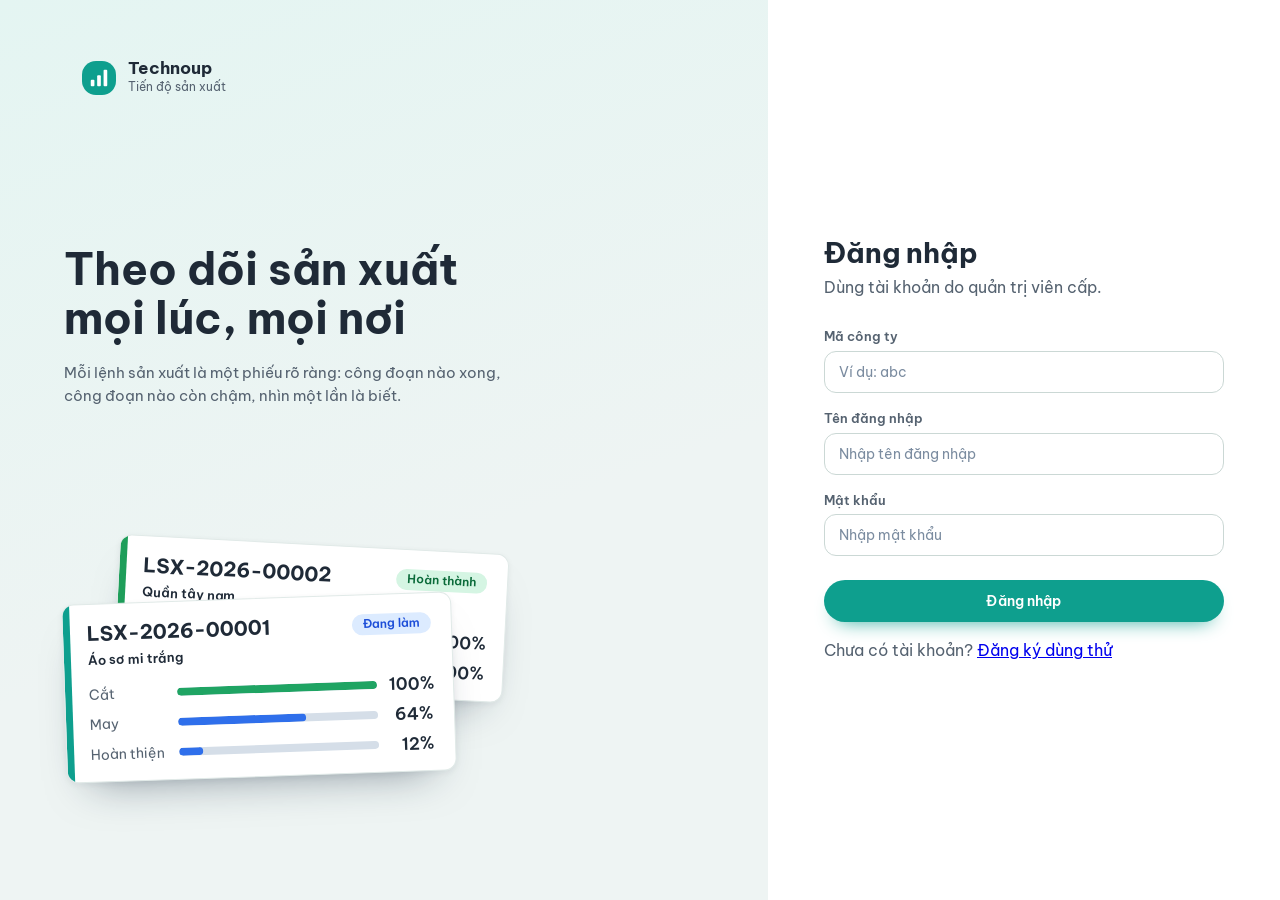
<file: index.html>
<!DOCTYPE html>
<html lang="vi">
<head>
<meta charset="UTF-8">
<meta name="viewport" content="width=device-width, initial-scale=1">
<title>Quản lý tiến độ sản xuất</title>
<link rel="preconnect" href="https://fonts.googleapis.com">
<link rel="preconnect" href="https://fonts.gstatic.com" crossorigin>
<link href="https://fonts.googleapis.com/css2?family=Be+Vietnam+Pro:wght@400;500;600;700&display=swap&subset=vietnamese" rel="stylesheet">
<link rel="stylesheet" href="css/style.css">
</head>
<body data-pt="3">

<!-- Bộ biểu tượng dùng chung -->
<svg width="0" height="0" style="position:absolute" aria-hidden="true">
  <symbol id="i-search" viewBox="0 0 24 24"><circle cx="11" cy="11" r="7"/><path d="m20 20-3.5-3.5"/></symbol>
  <symbol id="i-plus" viewBox="0 0 24 24"><path d="M12 5v14M5 12h14"/></symbol>
  <symbol id="i-lock" viewBox="0 0 24 24"><rect x="5" y="11" width="14" height="9" rx="2"/><path d="M8 11V8a4 4 0 0 1 8 0v3"/></symbol>
  <symbol id="i-trash" viewBox="0 0 24 24"><path d="M4 7h16M10 11v6M14 11v6M6 7l1 12a2 2 0 0 0 2 2h6a2 2 0 0 0 2-2l1-12M9 7V4h6v3"/></symbol>
  <symbol id="i-check" viewBox="0 0 24 24"><path d="m5 12 5 5 9-10"/></symbol>
  <symbol id="i-alert" viewBox="0 0 24 24"><circle cx="12" cy="12" r="9"/><path d="M12 7v6M12 16.5v.5"/></symbol>
  <symbol id="i-user" viewBox="0 0 24 24"><circle cx="12" cy="8" r="4"/><path d="M4 21a8 8 0 0 1 16 0"/></symbol>
  <symbol id="i-cal" viewBox="0 0 24 24"><rect x="3" y="5" width="18" height="16" rx="2"/><path d="M3 10h18M8 3v4M16 3v4"/></symbol>
  <symbol id="i-out" viewBox="0 0 24 24"><path d="M9 21H5a2 2 0 0 1-2-2V5a2 2 0 0 1 2-2h4M16 17l5-5-5-5M21 12H9"/></symbol>
  <symbol id="i-save" viewBox="0 0 24 24"><path d="M5 3h11l4 4v12a2 2 0 0 1-2 2H5a2 2 0 0 1-2-2V5a2 2 0 0 1 2-2zM7 3v6h8V3M7 21v-7h10v7"/></symbol>
</svg>

<!-- ============ ĐĂNG NHẬP ============ -->
<div id="login-screen">
  <div class="login-wrap">
    <section class="login-hero">
      <div class="brand">
        <div class="brand-mark"><svg viewBox="0 0 24 24" fill="#fff"><rect x="3" y="14" width="4" height="7" rx="1"/><rect x="10" y="9" width="4" height="12" rx="1"/><rect x="17" y="3" width="4" height="18" rx="1"/></svg></div>
        <div class="brand-text"><strong>Technoup</strong><span>Tiến độ sản xuất</span></div>
      </div>
      <div>
        <h2>Theo dõi sản xuất mọi lúc, mọi nơi</h2>
        <p class="hero-copy">Mỗi lệnh sản xuất là một phiếu rõ ràng: công đoạn nào xong, công đoạn nào còn chậm, nhìn một lần là biết.</p>
      </div>
      <div class="hero-tickets" aria-hidden="true">
        <div class="hero-ticket back">
          <div class="t-line"><span class="code">LSX-2026-00002</span><span class="chip" data-state="ok">Hoàn thành</span></div>
          <p class="t-name">Quần tây nam</p>
          <div class="stage-row"><span>Cắt</span><span class="mini-ruler" data-state="ok"><i style="width:100%"></i></span><b>100%</b></div>
          <div class="stage-row"><span>May</span><span class="mini-ruler" data-state="ok"><i style="width:100%"></i></span><b>100%</b></div>
        </div>
        <div class="hero-ticket front">
          <div class="t-line"><span class="code">LSX-2026-00001</span><span class="chip" data-state="info">Đang làm</span></div>
          <p class="t-name">Áo sơ mi trắng</p>
          <div class="stage-row"><span>Cắt</span><span class="mini-ruler" data-state="ok"><i style="width:100%"></i></span><b>100%</b></div>
          <div class="stage-row"><span>May</span><span class="mini-ruler"><i style="width:64%"></i></span><b>64%</b></div>
          <div class="stage-row"><span>Hoàn thiện</span><span class="mini-ruler"><i style="width:12%"></i></span><b>12%</b></div>
        </div>
      </div>
    </section>

    <form class="login-card" id="login-form" novalidate>
      <h2>Đăng nhập</h2>
      <p class="login-sub">Dùng tài khoản do quản trị viên cấp.</p>
      <div id="error-box" class="error-msg" role="alert"></div>
      <div class="form-group"><label for="login-company">Mã công ty</label><input id="login-company" type="text" autocomplete="organization" autocapitalize="none" spellcheck="false" placeholder="Ví dụ: abc"></div>
      <div class="form-group"><label for="user">Tên đăng nhập</label><input id="user" type="text" autocomplete="username" autocapitalize="none" spellcheck="false" placeholder="Nhập tên đăng nhập"></div>
      <div class="form-group"><label for="pass">Mật khẩu</label><input id="pass" type="password" autocomplete="current-password" placeholder="Nhập mật khẩu"></div>
      <button id="login-btn" class="btn-primary" type="submit">Đăng nhập</button>
      <p class="login-sub" style="margin:16px 0 0">Chưa có tài khoản? <a href="dang-ky.html">Đăng ký dùng thử</a></p>
    </form>
  </div>
</div>

<!-- ============ ỨNG DỤNG ============ -->
<div id="main-app" class="app-container" data-view="list">

  <aside class="sidebar">
    <div class="brand">
      <div class="brand-mark"><svg viewBox="0 0 24 24" fill="#fff"><rect x="3" y="14" width="4" height="7" rx="1"/><rect x="10" y="9" width="4" height="12" rx="1"/><rect x="17" y="3" width="4" height="18" rx="1"/></svg></div>
      <div class="brand-text"><strong>Technoup</strong><span>Tiến độ sản xuất</span></div>
    </div>

    <nav class="sidebar-nav" aria-label="Chuyển màn hình"><a class="on" href="index.html">Lệnh sản xuất</a><a href="danh-muc.html">Danh mục</a><a href="tong-quan.html">Tổng quan</a></nav>

    <div class="filter-box">
      <div class="filter-row">
        <label class="search"><span class="sr-only">Tìm theo mã LSX</span>
          <svg class="i"><use href="#i-search"/></svg>
          <input id="filter-lsx" type="text" placeholder="Tìm mã LSX" autocomplete="off">
        </label>
        <button class="filter-toggle" id="btn-filter" type="button" aria-expanded="false" aria-controls="filter-more">Bộ lọc<span class="dot"></span></button>
      </div>
      <div class="filter-more" id="filter-more">
      <div class="filter-grid">
        <select id="filter-customer" aria-label="Khách hàng"><option value="">Mọi khách hàng</option></select>
        <select id="filter-stage" aria-label="Công đoạn"><option value="">Mọi công đoạn</option></select>
      </div>
      <div class="date-range-group">
        <div class="date-item"><label for="filter-date-from">Từ ngày</label><input id="filter-date-from" type="date"></div>
        <div class="date-item"><label for="filter-date-to">Đến ngày</label><input id="filter-date-to" type="date"></div>
      </div>
      </div>
    </div>

    <div class="lsx-list-container">
      <div class="list-header-flex">
        <span class="list-label">Lệnh sản xuất</span>
        <span class="count-pill" id="lsx-count">0</span>
        <button class="btn-add-main" id="btn-new" type="button"><svg class="i"><use href="#i-plus"/></svg>Thêm mới</button>
      </div>
      <div id="lsx-list-items" class="lsx-list"></div>
    </div>

    <div class="sidebar-footer">
      <div class="avatar" id="user-avatar">A</div>
      <div class="user-info"><b id="user-name"></b><small id="user-company"></small></div>
      <button class="logout" id="btn-logout" type="button"><svg class="i" style="width:16px;height:16px"><use href="#i-out"/></svg>Thoát</button>
    </div>
  </aside>

  <main class="main-editor">
    <div class="editor-inner">

      <div class="m-back"><button id="btn-back" type="button"><svg class="i" viewBox="0 0 24 24" style="width:20px;height:20px"><path d="m15 5-7 7 7 7"/></svg>Danh sách</button></div>

      <header class="editor-header">
        <div>
          <h1><span class="sr-only">Chi tiết: </span><span id="display-lsx-title">Lệnh mới</span></h1>
          <div id="display-sub-info"></div>
        </div>
        <div class="header-actions">
          <button class="btn-secondary" id="btn-cancel" type="button">Hủy bỏ</button>
          <button class="btn-primary" id="btn-save" type="button"><svg class="i"><use href="#i-save"/></svg><span>Lưu dữ liệu</span></button>
        </div>
      </header>

      <section class="progress-panel" aria-label="Tiến độ tổng">
        <div class="ruler" id="ruler" style="--p:0%">
          <div class="ruler-pin" id="ruler-pin">0%</div>
          <div class="ruler-track"><span class="ruler-fill"></span></div>
          <div class="ruler-scale"></div>
          <div class="ruler-labels"><span>0</span><span>25</span><span>50</span><span>75</span><span>100</span></div>
        </div>
        <dl class="stats">
          <div><dd id="stat-plan">0</dd><dt>Tổng mục tiêu</dt></div>
          <div><dd id="stat-actual">0</dd><dt>Tổng thực tế</dt></div>
          <div><dd id="stat-done">0/0</dd><dt>Công đoạn xong</dt></div>
        </dl>
      </section>

      <section class="master-card" id="master-form">
        <h2 class="section-title">Thông tin lệnh</h2>
        <div class="form-grid" style="margin-top:16px">
          <div class="field span-4"><label for="master-customer">Khách hàng</label><input id="master-customer" type="text" maxlength="150" placeholder="Tên khách hàng"></div>
          <div class="field span-4"><label for="master-product">Sản phẩm</label><input id="master-product" type="text" maxlength="200" placeholder="Tên sản phẩm"></div>
          <div class="field span-4"><label for="master-status">Trạng thái LSX</label><select id="master-status"></select></div>
          <div class="field span-3"><label for="master-qty">Số lượng đơn hàng</label><input id="master-qty" type="number" min="0" step="0.01" inputmode="decimal" placeholder="0"></div>
          <div class="field span-3"><label for="master-start">Ngày bắt đầu</label><input id="master-start" type="date"></div>
          <div class="field span-3"><label for="master-due">Hạn giao</label><input id="master-due" type="date"></div>
          <div class="field span-3"><label for="master-lsx-code">Mã LSX</label>
            <div class="input-wrap"><input id="master-lsx-code" type="text" readonly><svg class="i"><use href="#i-lock"/></svg></div></div>
          <div class="field span-9"><label for="master-note">Ghi chú</label><input id="master-note" type="text" maxlength="500" placeholder="Ghi chú thêm (nếu có)"></div>
          <div class="field span-3"><label for="master-date">Ngày LSX</label>
            <div class="input-wrap"><input id="master-date" type="date" readonly><svg class="i"><use href="#i-lock"/></svg></div></div>
        </div>
      </section>

      <section class="detail-card">
        <div class="card-header-flex">
          <h2 class="section-title">Thống kê theo công đoạn</h2>
          <button class="btn-add" id="btn-add-row" type="button"><svg class="i"><use href="#i-plus"/></svg>Thêm dòng</button>
        </div>
        <div class="table-container">
          <table class="detail-table">
            <thead><tr>
              <th>Ngày</th><th>Công đoạn</th><th>Mã</th>
              <th class="num">Mục tiêu</th><th class="num">Thực tế</th>
              <th>Tỷ lệ</th><th>Trạng thái</th><th><span class="sr-only">Xóa</span></th>
            </tr></thead>
            <tbody id="detail-body"></tbody>
          </table>
        </div>
        <div id="table-empty" class="table-empty" hidden>Chưa có công đoạn nào. Chọn “Thêm dòng” để bắt đầu.</div>
      </section>

    </div>
  </main>
</div>


<div class="modal-back" id="modal-back"><form class="modal" id="quick-form" role="dialog" aria-modal="true" aria-labelledby="qm-title" novalidate>
  <h3 id="qm-title"></h3><p class="modal-sub" id="qm-sub"></p>
  <div class="modal-err" id="qm-err" role="alert"></div>
  <div class="field"><label for="qm-name" id="qm-name-label">Tên</label><input id="qm-name" type="text" maxlength="200" autocomplete="off"></div>
  <div class="modal-row">
    <div class="field"><label for="qm-code">Mã (không bắt buộc)</label><input id="qm-code" type="text" maxlength="20" autocomplete="off"></div>
    <div class="field"><label for="qm-extra" id="qm-extra-label"></label><input id="qm-extra" type="text" maxlength="50" autocomplete="off"></div>
  </div>
  <div class="field"><label for="qm-note">Ghi chú (không bắt buộc)</label><input id="qm-note" type="text" maxlength="255" autocomplete="off"></div>
  <div class="modal-actions"><button type="button" class="btn-secondary" id="qm-cancel">Hủy</button><button type="submit" class="btn-primary" id="qm-save">Lưu và chọn</button></div>
</form></div>

<div class="toast" id="toast" role="status"><svg class="i"><use href="#i-check"/></svg><span id="toast-text"></span></div>

<script src="js/config.js"></script>
<script src="js/ui.js"></script>
<script src="js/api.js"></script>
<script src="js/auth.js"></script>
<script src="js/catalog.js"></script>
<script src="js/quick.js"></script>
<script src="js/lsx-list.js"></script>
<script src="js/lsx-form.js"></script>
<script src="js/app.js"></script>
</body>
</html>
</file>
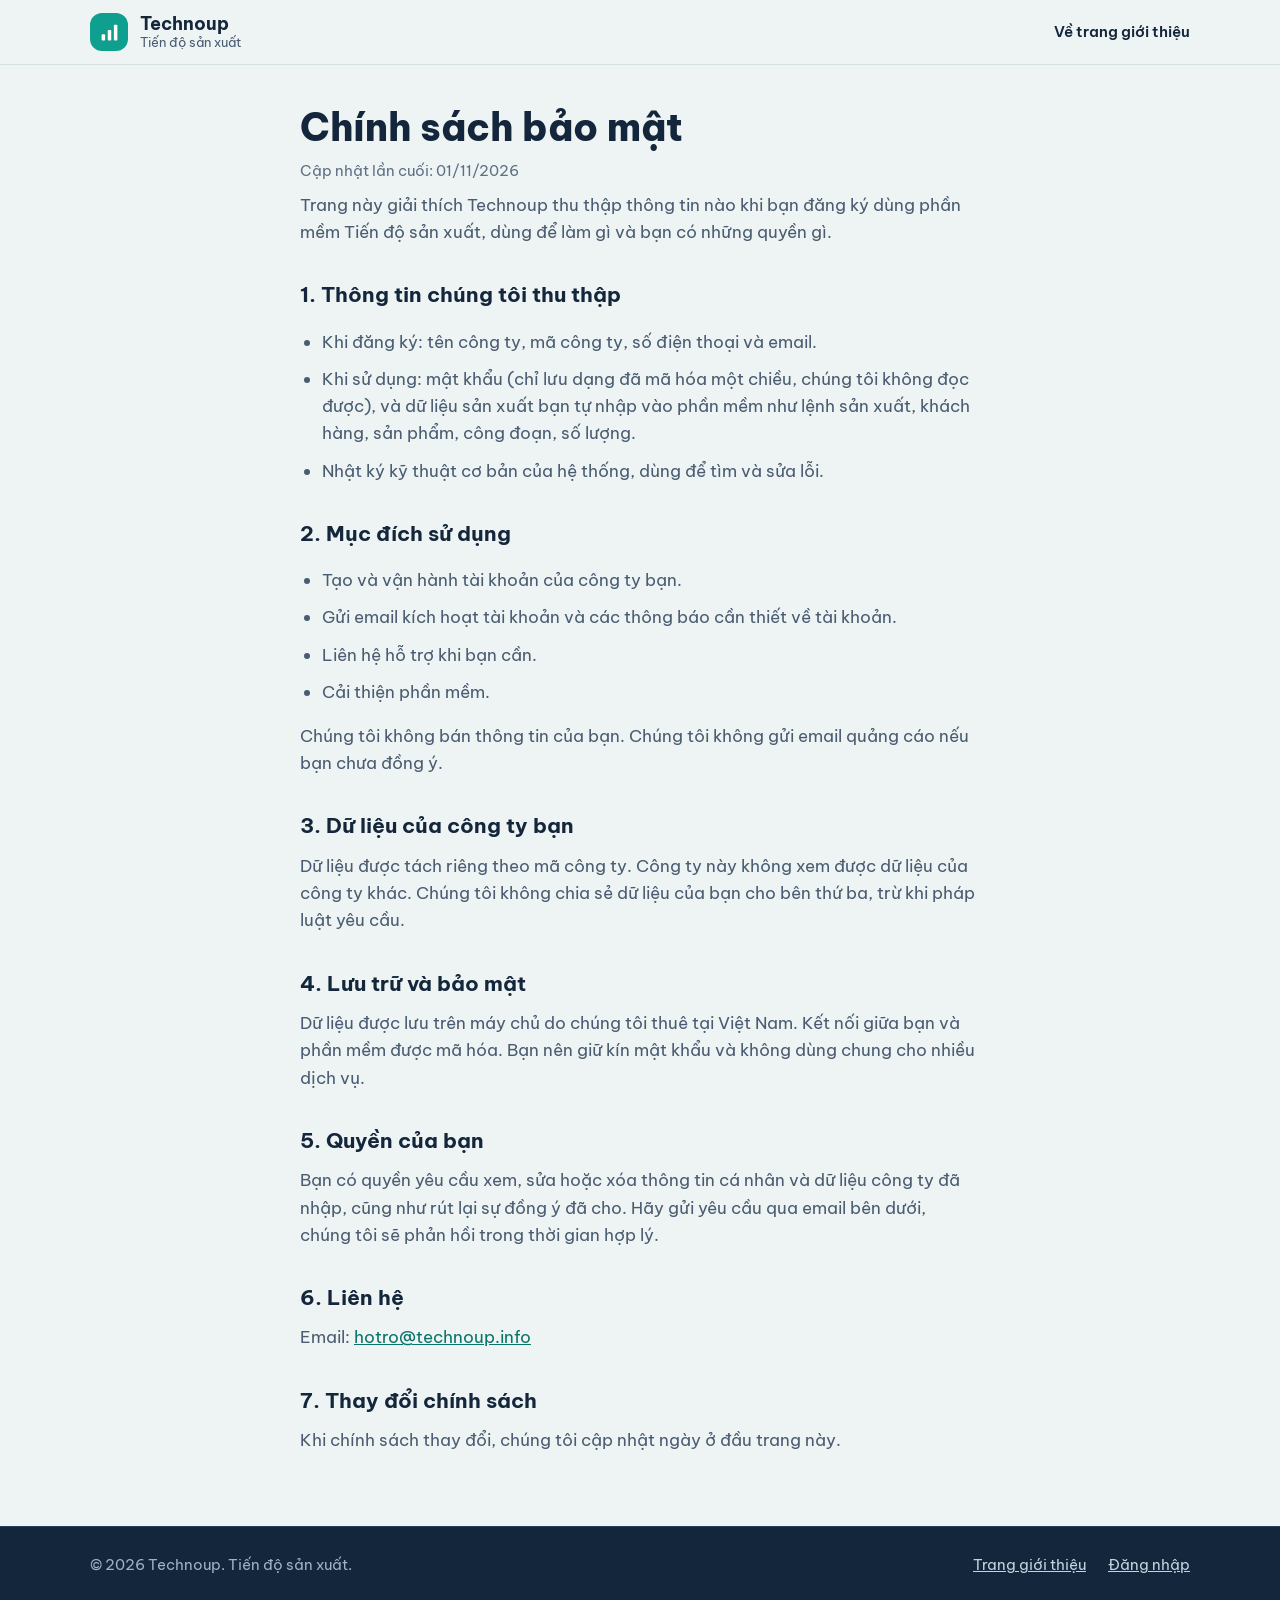
<file: chinh-sach.html>
<!DOCTYPE html>
<html lang="vi">
<head>
<meta charset="UTF-8">
<meta name="viewport" content="width=device-width, initial-scale=1">
<meta name="robots" content="noindex">
<title>Chính sách bảo mật – Technoup</title>
<link rel="preconnect" href="https://fonts.googleapis.com">
<link rel="preconnect" href="https://fonts.gstatic.com" crossorigin>
<link href="https://fonts.googleapis.com/css2?family=Be+Vietnam+Pro:wght@400;500;600;700;800&display=swap&subset=vietnamese" rel="stylesheet">
<link rel="stylesheet" href="css/landing.css">
<style>.doc{max-width:760px;padding-block:40px 72px}.doc h1{font-size:clamp(28px,4vw,38px);line-height:1.2;font-weight:800}.doc h2{margin-top:32px;font-size:21px;font-weight:700}.doc p,.doc li{margin-top:10px;color:var(--ink-2)}.doc ul{padding-left:22px}.doc .upd{margin-top:8px;font-size:14.5px;color:var(--ink-3)}</style>
</head>
<body>
<header class="top"><div class="wrap top-in">
  <a class="logo" href="gioi-thieu.html"><span class="logo-mark"><svg viewBox="0 0 24 24" fill="#fff" aria-hidden="true"><rect x="3" y="14" width="4" height="7" rx="1"/><rect x="10" y="9" width="4" height="12" rx="1"/><rect x="17" y="3" width="4" height="18" rx="1"/></svg></span><span class="logo-text"><strong>Technoup</strong><small>Tiến độ sản xuất</small></span></a>
  <nav class="top-nav"><a class="link-login" href="gioi-thieu.html">Về trang giới thiệu</a></nav>
</div></header>
<main class="wrap doc">
  <h1>Chính sách bảo mật</h1>
  <p class="upd">Cập nhật lần cuối: 01/11/2026</p>
  <p>Trang này giải thích Technoup thu thập thông tin nào khi bạn đăng ký dùng phần mềm Tiến độ sản xuất, dùng để làm gì và bạn có những quyền gì.</p>

  <h2>1. Thông tin chúng tôi thu thập</h2>
  <ul>
    <li>Khi đăng ký: tên công ty, mã công ty, số điện thoại và email.</li>
    <li>Khi sử dụng: mật khẩu (chỉ lưu dạng đã mã hóa một chiều, chúng tôi không đọc được), và dữ liệu sản xuất bạn tự nhập vào phần mềm như lệnh sản xuất, khách hàng, sản phẩm, công đoạn, số lượng.</li>
    <li>Nhật ký kỹ thuật cơ bản của hệ thống, dùng để tìm và sửa lỗi.</li>
  </ul>

  <h2>2. Mục đích sử dụng</h2>
  <ul>
    <li>Tạo và vận hành tài khoản của công ty bạn.</li>
    <li>Gửi email kích hoạt tài khoản và các thông báo cần thiết về tài khoản.</li>
    <li>Liên hệ hỗ trợ khi bạn cần.</li>
    <li>Cải thiện phần mềm.</li>
  </ul>
  <p>Chúng tôi không bán thông tin của bạn. Chúng tôi không gửi email quảng cáo nếu bạn chưa đồng ý.</p>

  <h2>3. Dữ liệu của công ty bạn</h2>
  <p>Dữ liệu được tách riêng theo mã công ty. Công ty này không xem được dữ liệu của công ty khác. Chúng tôi không chia sẻ dữ liệu của bạn cho bên thứ ba, trừ khi pháp luật yêu cầu.</p>

  <h2>4. Lưu trữ và bảo mật</h2>
  <p>Dữ liệu được lưu trên máy chủ do chúng tôi thuê tại Việt Nam. Kết nối giữa bạn và phần mềm được mã hóa. Bạn nên giữ kín mật khẩu và không dùng chung cho nhiều dịch vụ.</p>

  <h2>5. Quyền của bạn</h2>
  <p>Bạn có quyền yêu cầu xem, sửa hoặc xóa thông tin cá nhân và dữ liệu công ty đã nhập, cũng như rút lại sự đồng ý đã cho. Hãy gửi yêu cầu qua email bên dưới, chúng tôi sẽ phản hồi trong thời gian hợp lý.</p>

  <h2>6. Liên hệ</h2>
  <p>Email: <a href="mailto:hotro@technoup.info">hotro@technoup.info</a></p>

  <h2>7. Thay đổi chính sách</h2>
  <p>Khi chính sách thay đổi, chúng tôi cập nhật ngày ở đầu trang này.</p>
</main>
<footer class="foot"><div class="wrap foot-in"><span>© 2026 Technoup. Tiến độ sản xuất.</span><span class="foot-links"><a href="gioi-thieu.html">Trang giới thiệu</a><a href="index.html">Đăng nhập</a></span></div></footer>
</body>
</html>
</file>
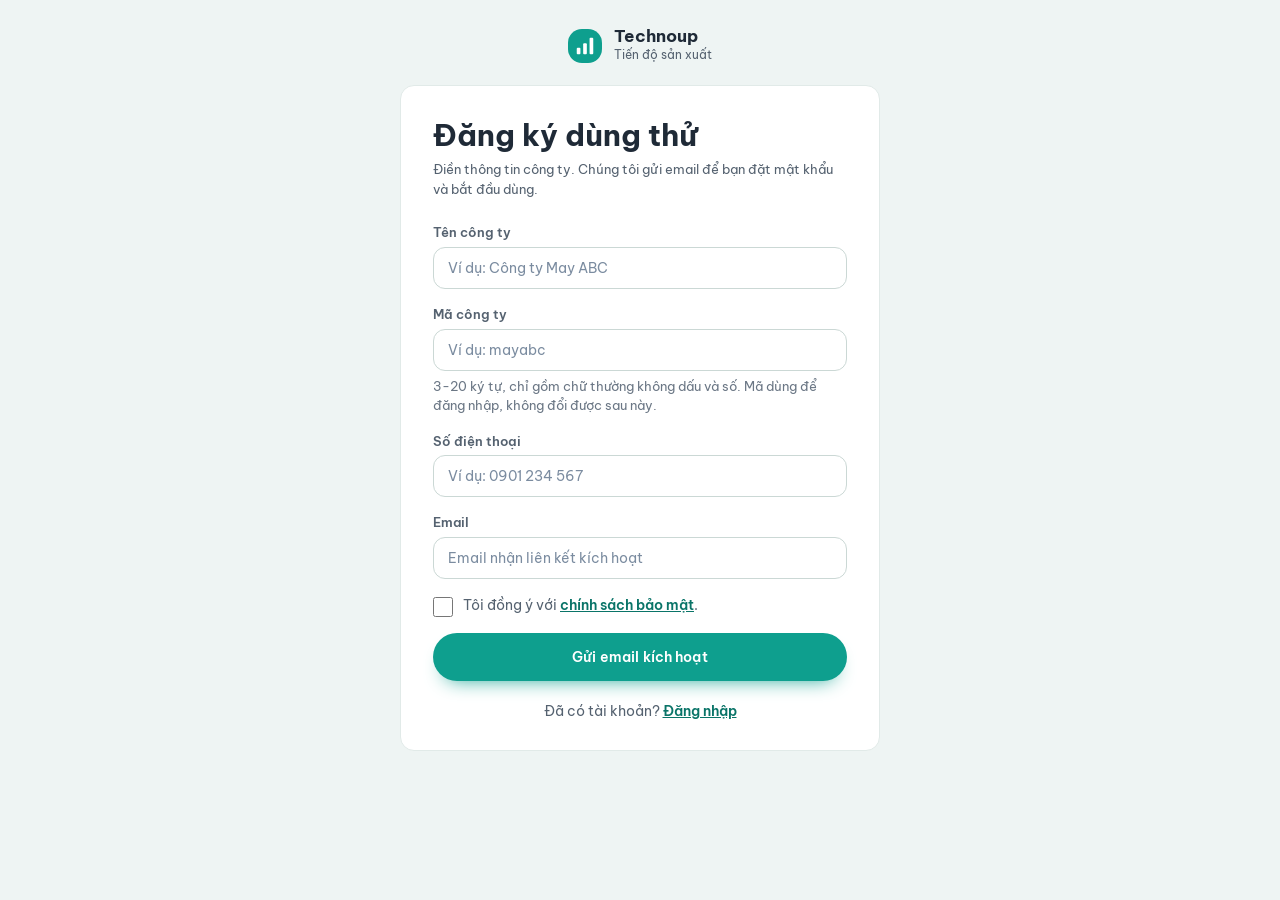
<file: dang-ky.html>
<!DOCTYPE html>
<html lang="vi">
<head>
<meta charset="UTF-8">
<meta name="viewport" content="width=device-width, initial-scale=1">
<meta name="robots" content="noindex">
<title>Đăng ký dùng thử</title>
<link rel="preconnect" href="https://fonts.googleapis.com">
<link rel="preconnect" href="https://fonts.gstatic.com" crossorigin>
<link href="https://fonts.googleapis.com/css2?family=Be+Vietnam+Pro:wght@400;500;600;700&display=swap&subset=vietnamese" rel="stylesheet">
<link rel="stylesheet" href="css/style.css">
<link rel="stylesheet" href="css/signup.css">
</head>
<body>
<div class="su-page">
  <div class="brand"><div class="brand-mark"><svg viewBox="0 0 24 24" fill="#fff"><rect x="3" y="14" width="4" height="7" rx="1"/><rect x="10" y="9" width="4" height="12" rx="1"/><rect x="17" y="3" width="4" height="18" rx="1"/></svg></div><div class="brand-text"><strong>Technoup</strong><span>Tiến độ sản xuất</span></div></div>
  <form class="su-card" id="su-form" novalidate>
    <h1>Đăng ký dùng thử</h1>
    <p class="su-sub">Điền thông tin công ty. Chúng tôi gửi email để bạn đặt mật khẩu và bắt đầu dùng.</p>
    <div id="error-box" class="error-msg" role="alert"></div>
    <div class="form-group"><label for="su-name">Tên công ty</label><input id="su-name" type="text" maxlength="150" autocomplete="organization" placeholder="Ví dụ: Công ty May ABC"></div>
    <div class="form-group"><label for="su-code">Mã công ty</label><input id="su-code" type="text" maxlength="20" autocapitalize="none" spellcheck="false" placeholder="Ví dụ: mayabc">
      <p class="hint">3-20 ký tự, chỉ gồm chữ thường không dấu và số. Mã dùng để đăng nhập, không đổi được sau này.</p></div>
    <div class="form-group"><label for="su-phone">Số điện thoại</label><input id="su-phone" type="tel" maxlength="20" autocomplete="tel" placeholder="Ví dụ: 0901 234 567"></div>
    <div class="form-group"><label for="su-email">Email</label><input id="su-email" type="email" maxlength="190" autocomplete="email" autocapitalize="none" placeholder="Email nhận liên kết kích hoạt"></div>
    <div class="su-hp" aria-hidden="true"><label>Website<input id="su-website" type="text" tabindex="-1" autocomplete="off"></label></div>
    <label class="su-agree"><input id="su-agree" type="checkbox"><span>Tôi đồng ý với <a class="su-link" href="chinh-sach.html" target="_blank" rel="noopener">chính sách bảo mật</a>.</span></label>
    <button id="su-btn" class="btn-primary" type="submit">Gửi email kích hoạt</button>
    <p class="su-foot">Đã có tài khoản? <a href="index.html">Đăng nhập</a></p>
  </form>
  <div class="su-card" id="su-sent" hidden>
    <h1>Kiểm tra email của bạn</h1>
    <p class="su-sub">Chúng tôi vừa gửi liên kết kích hoạt đến <b id="su-sent-to"></b>. Liên kết dùng được trong 24 giờ.</p>
    <p class="su-done">Không thấy email? Hãy kiểm tra cả thư mục thư rác (spam).</p>
    <p class="su-foot"><a href="dang-ky.html">Nhập lại thông tin</a></p>
  </div>
</div>
<script src="js/config.js"></script>
<script src="js/ui.js"></script>
<script src="js/api.js"></script>
<script src="js/signup-page.js"></script>
</body>
</html>
</file>
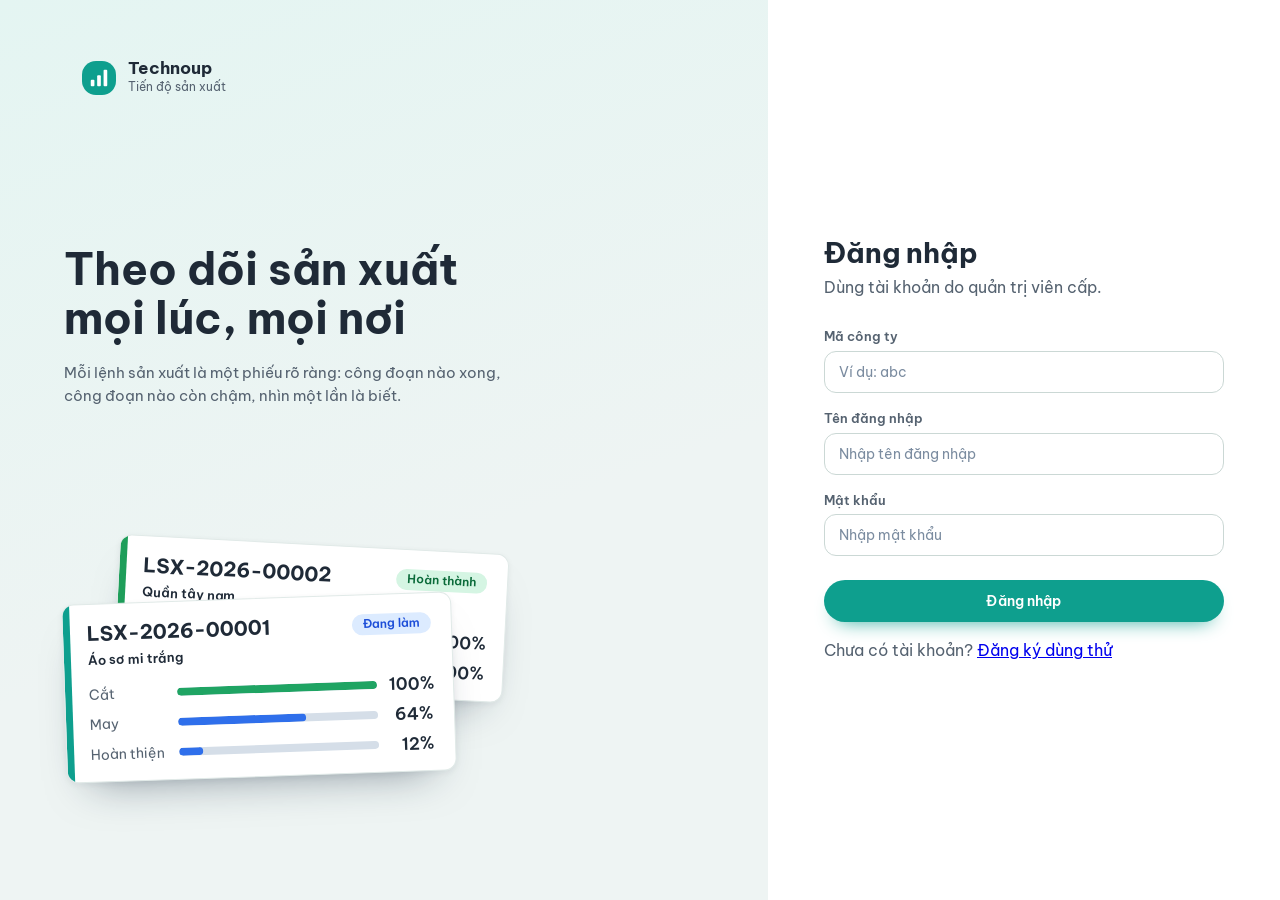
<file: danh-muc.html>
<!DOCTYPE html>
<html lang="vi" class="scroll">
<head>
<meta charset="UTF-8">
<meta name="viewport" content="width=device-width, initial-scale=1">
<title>Danh mục</title>
<link rel="preconnect" href="https://fonts.googleapis.com">
<link rel="preconnect" href="https://fonts.gstatic.com" crossorigin>
<link href="https://fonts.googleapis.com/css2?family=Be+Vietnam+Pro:wght@400;500;600;700&display=swap&subset=vietnamese" rel="stylesheet">
<link rel="stylesheet" href="css/style.css">
</head>
<body data-pt="3">
<svg width="0" height="0" style="position:absolute" aria-hidden="true">
  <symbol id="i-search" viewBox="0 0 24 24"><circle cx="11" cy="11" r="7"/><path d="m20 20-3.5-3.5"/></symbol>
  <symbol id="i-plus" viewBox="0 0 24 24"><path d="M12 5v14M5 12h14"/></symbol>
  <symbol id="i-lock" viewBox="0 0 24 24"><rect x="5" y="11" width="14" height="9" rx="2"/><path d="M8 11V8a4 4 0 0 1 8 0v3"/></symbol>
  <symbol id="i-trash" viewBox="0 0 24 24"><path d="M4 7h16M10 11v6M14 11v6M6 7l1 12a2 2 0 0 0 2 2h6a2 2 0 0 0 2-2l1-12M9 7V4h6v3"/></symbol>
  <symbol id="i-check" viewBox="0 0 24 24"><path d="m5 12 5 5 9-10"/></symbol>
  <symbol id="i-alert" viewBox="0 0 24 24"><circle cx="12" cy="12" r="9"/><path d="M12 7v6M12 16.5v.5"/></symbol>
  <symbol id="i-user" viewBox="0 0 24 24"><circle cx="12" cy="8" r="4"/><path d="M4 21a8 8 0 0 1 16 0"/></symbol>
  <symbol id="i-cal" viewBox="0 0 24 24"><rect x="3" y="5" width="18" height="16" rx="2"/><path d="M3 10h18M8 3v4M16 3v4"/></symbol>
  <symbol id="i-out" viewBox="0 0 24 24"><path d="M9 21H5a2 2 0 0 1-2-2V5a2 2 0 0 1 2-2h4M16 17l5-5-5-5M21 12H9"/></symbol>
  <symbol id="i-save" viewBox="0 0 24 24"><path d="M5 3h11l4 4v12a2 2 0 0 1-2 2H5a2 2 0 0 1-2-2V5a2 2 0 0 1 2-2zM7 3v6h8V3M7 21v-7h10v7"/></symbol>
  <symbol id="i-edit" viewBox="0 0 24 24"><path d="M4 20h4L19 9l-4-4L4 16v4zM13.5 6.5l4 4"/></symbol>
  <symbol id="i-pause" viewBox="0 0 24 24"><rect x="6" y="5" width="4" height="14" rx="1"/><rect x="14" y="5" width="4" height="14" rx="1"/></symbol>
  <symbol id="i-play" viewBox="0 0 24 24"><path d="M7 5l12 7-12 7z"/></symbol>
</svg>
<header class="topbar">
  <div class="brand"><div class="brand-mark"><svg viewBox="0 0 24 24" fill="#fff"><rect x="3" y="14" width="4" height="7" rx="1"/><rect x="10" y="9" width="4" height="12" rx="1"/><rect x="17" y="3" width="4" height="18" rx="1"/></svg></div><div class="brand-text"><strong>Technoup</strong><span>Tiến độ sản xuất</span></div></div>
  <nav class="nav"><a class="nav-a" href="index.html">Lệnh sản xuất</a><a class="nav-a on" href="danh-muc.html">Danh mục</a><a class="nav-a" href="tong-quan.html">Tổng quan</a></nav>
  <div class="top-user"><div class="avatar" id="user-avatar">A</div><div class="user-info"><b id="user-name"></b><small id="user-company"></small></div><button class="logout" id="btn-logout" type="button"><svg class="i" style="width:16px;height:16px"><use href="#i-out"/></svg>Thoát</button></div>
</header>
<div class="page">
<h1>Danh mục</h1><p class="lead">Danh sách để chọn nhanh khi lập lệnh sản xuất. Sửa tên ở đây <b>không đổi</b> các lệnh đã lập.</p>
<div class="tabs" id="tabs"></div>
<div class="tools">
  <label class="search"><span class="sr-only">Tìm</span><svg class="i"><use href="#i-search"/></svg><input id="q" type="text" placeholder="Tìm theo tên hoặc mã" autocomplete="off"></label>
  <label class="chk"><input id="show-off" type="checkbox"> Hiện cả mục đã ngừng dùng</label>
  <button class="btn-add-main sp" id="btn-add" type="button"><svg class="i"><use href="#i-plus"/></svg><span id="btn-add-t">Thêm mới</span></button>
</div>
<div class="cat-card"><table class="cat-table"><thead><tr id="thead"></tr></thead><tbody id="tbody"></tbody></table><div class="empty-cat" id="empty" hidden></div></div>
</div>
<div class="modal-back" id="modal-back"><form class="modal" id="quick-form" role="dialog" aria-modal="true" aria-labelledby="qm-title" novalidate>
  <h3 id="qm-title"></h3><p class="modal-sub" id="qm-sub"></p>
  <div class="modal-err" id="qm-err" role="alert"></div>
  <div class="field"><label for="qm-name" id="qm-name-label">Tên</label><input id="qm-name" type="text" maxlength="200" autocomplete="off"></div>
  <div class="modal-row">
    <div class="field"><label for="qm-code">Mã (không bắt buộc)</label><input id="qm-code" type="text" maxlength="20" autocomplete="off"></div>
    <div class="field"><label for="qm-extra" id="qm-extra-label"></label><input id="qm-extra" type="text" maxlength="50" autocomplete="off"></div>
  </div>
  <div class="field"><label for="qm-note">Ghi chú (không bắt buộc)</label><input id="qm-note" type="text" maxlength="255" autocomplete="off"></div>
  <div class="modal-actions"><button type="button" class="btn-secondary" id="qm-cancel">Hủy</button><button type="submit" class="btn-primary" id="qm-save">Lưu</button></div>
</form></div>
<div class="toast" id="toast" role="status"><svg class="i"><use href="#i-check"/></svg><span id="toast-text"></span></div>
<script src="js/config.js"></script>
<script src="js/ui.js"></script>
<script src="js/api.js"></script>
<script src="js/auth.js"></script>
<script src="js/catalog.js"></script>
<script src="js/quick.js"></script>
<script src="js/catalog-page.js"></script>
</body>
</html>
</file>
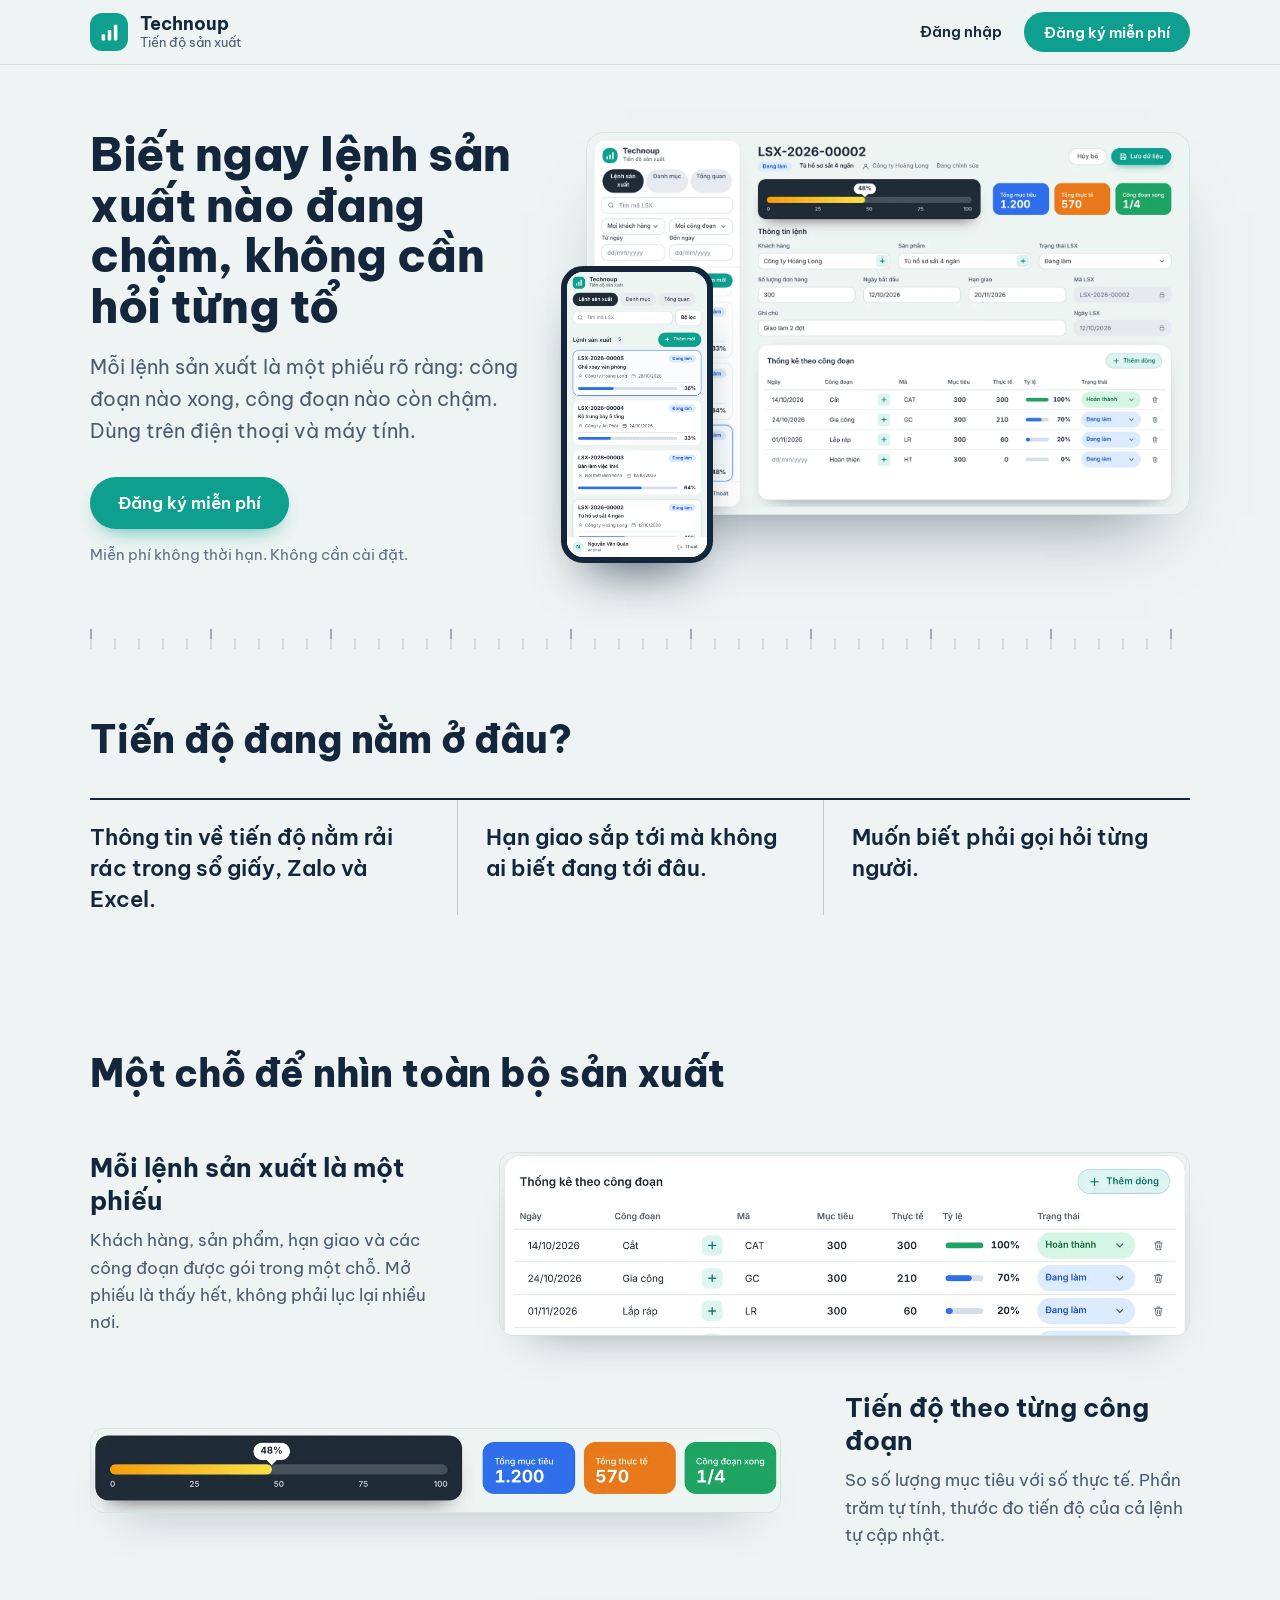
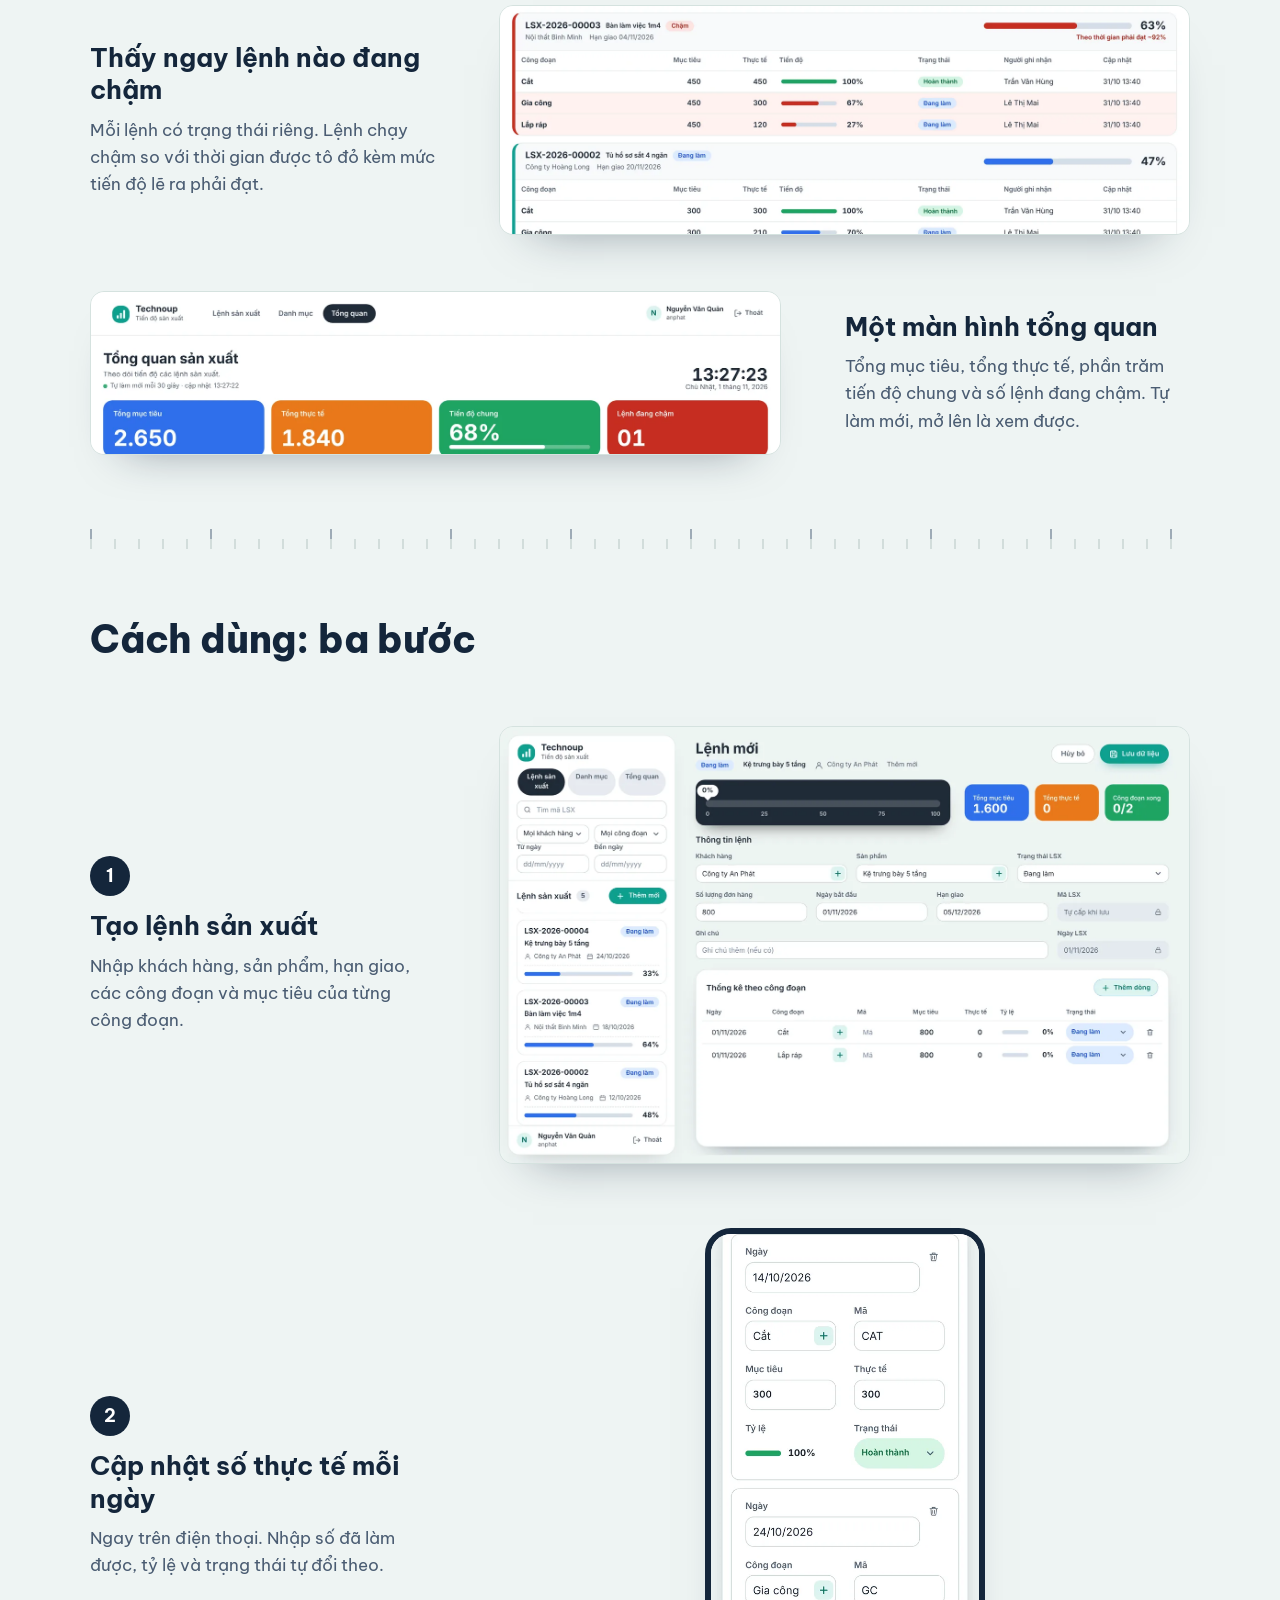
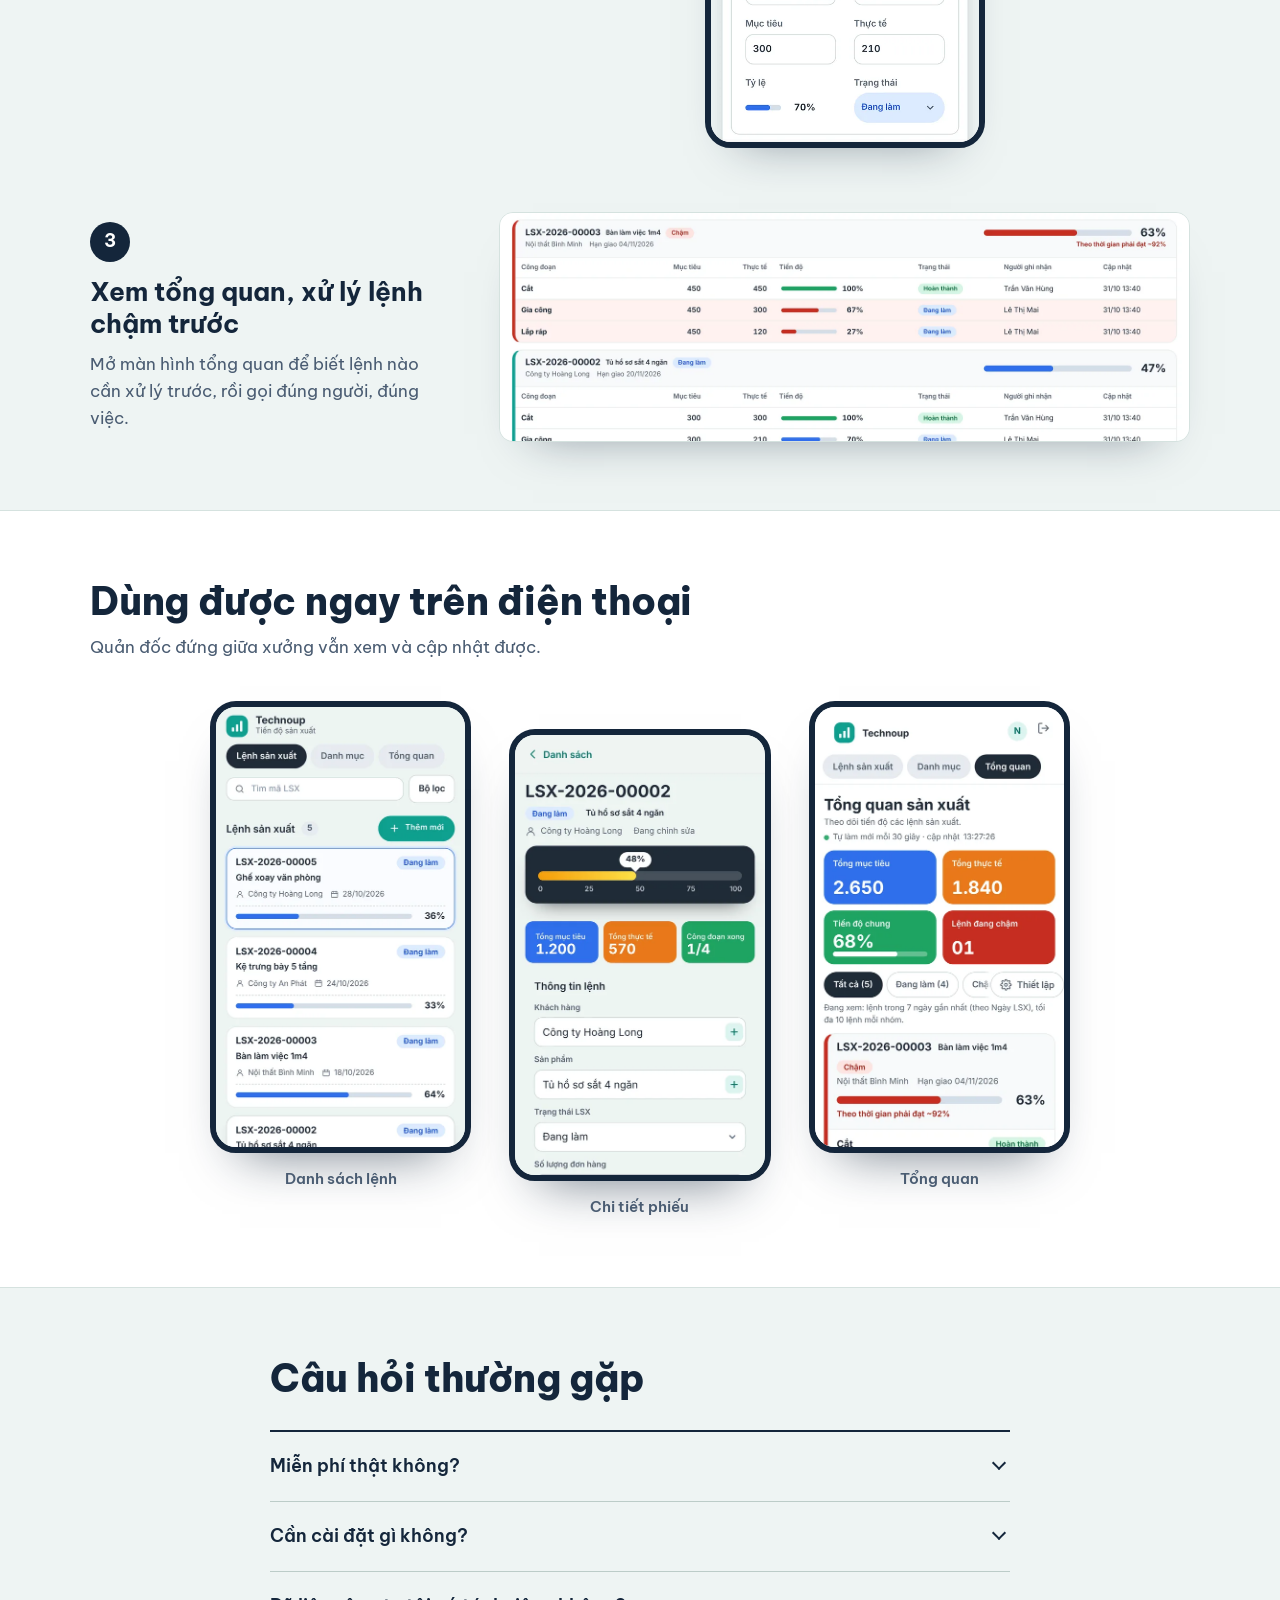
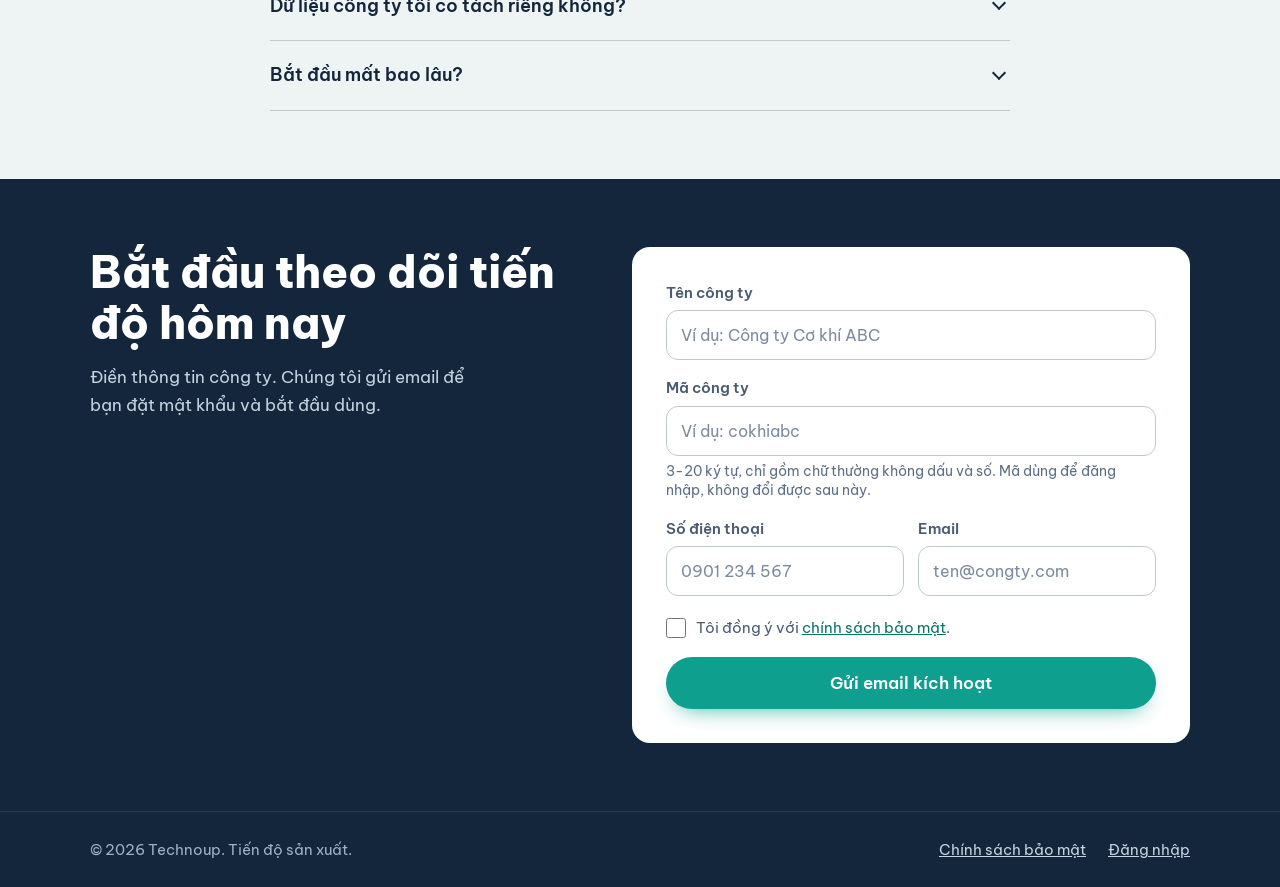
<file: gioi-thieu.html>
<!DOCTYPE html>
<html lang="vi">
<head>
<meta charset="UTF-8">
<meta name="viewport" content="width=device-width, initial-scale=1">
<title>Technoup – Theo dõi tiến độ sản xuất, miễn phí</title>
<meta name="description" content="Mỗi lệnh sản xuất là một phiếu rõ ràng: công đoạn nào xong, công đoạn nào còn chậm. Dùng trên điện thoại và máy tính. Đăng ký miễn phí.">
<meta property="og:title" content="Technoup – Theo dõi tiến độ sản xuất">
<meta property="og:description" content="Biết ngay lệnh sản xuất nào đang chậm, không cần hỏi từng tổ. Miễn phí không thời hạn.">
<meta property="og:image" content="https://tiendosanxuat.technoup.info/img/hero-desktop.webp">
<link rel="preconnect" href="https://fonts.googleapis.com">
<link rel="preconnect" href="https://fonts.gstatic.com" crossorigin>
<link href="https://fonts.googleapis.com/css2?family=Be+Vietnam+Pro:wght@400;500;600;700;800&display=swap&subset=vietnamese" rel="stylesheet">
<link rel="stylesheet" href="css/landing.css">
</head>
<body>

<header class="top">
  <div class="wrap top-in">
    <a class="logo" href="gioi-thieu.html" aria-label="Technoup – Tiến độ sản xuất">
      <span class="logo-mark"><svg viewBox="0 0 24 24" fill="#fff" aria-hidden="true"><rect x="3" y="14" width="4" height="7" rx="1"/><rect x="10" y="9" width="4" height="12" rx="1"/><rect x="17" y="3" width="4" height="18" rx="1"/></svg></span>
      <span class="logo-text"><strong>Technoup</strong><small>Tiến độ sản xuất</small></span>
    </a>
    <nav class="top-nav" aria-label="Điều hướng">
      <a class="link-login" href="index.html">Đăng nhập</a>
      <a class="btn btn-sm" href="#dang-ky">Đăng ký miễn phí</a>
    </nav>
  </div>
</header>

<main>
<!-- 1. ĐẦU TRANG -->
<section class="hero">
  <div class="wrap hero-grid">
    <div class="hero-copy">
      <h1>Biết ngay lệnh sản xuất nào đang chậm, không cần hỏi từng tổ</h1>
      <p class="lead">Mỗi lệnh sản xuất là một phiếu rõ ràng: công đoạn nào xong, công đoạn nào còn chậm. Dùng trên điện thoại và máy tính.</p>
      <p class="hero-cta"><a class="btn" href="#dang-ky">Đăng ký miễn phí</a></p>
      <p class="fine">Miễn phí không thời hạn. Không cần cài đặt.</p>
    </div>
    <div class="hero-shot">
      <img class="shot-desk" src="img/hero-desktop.webp" width="1600" height="1012" alt="Màn hình danh sách và chi tiết một lệnh sản xuất trên máy tính: thước tiến độ 48 phần trăm và bảng công đoạn">
      <img class="shot-phone" src="img/m-list.webp" width="520" height="1067" alt="Danh sách lệnh sản xuất trên điện thoại">
    </div>
  </div>
</section>

<div class="ruler" aria-hidden="true"></div>

<!-- 2. VẤN ĐỀ -->
<section class="problem">
  <div class="wrap">
    <h2 class="sec-title">Tiến độ đang nằm ở đâu?</h2>
    <div class="problem-grid">
      <p>Thông tin về tiến độ nằm rải rác trong sổ giấy, Zalo và Excel.</p>
      <p>Hạn giao sắp tới mà không ai biết đang tới đâu.</p>
      <p>Muốn biết phải gọi hỏi từng người.</p>
    </div>
  </div>
</section>

<!-- 3. GIÁ TRỊ -->
<section class="value">
  <div class="wrap">
    <h2 class="sec-title">Một chỗ để nhìn toàn bộ sản xuất</h2>

    <article class="row">
      <div class="row-text">
        <h3>Mỗi lệnh sản xuất là một phiếu</h3>
        <p>Khách hàng, sản phẩm, hạn giao và các công đoạn được gói trong một chỗ. Mở phiếu là thấy hết, không phải lục lại nhiều nơi.</p>
      </div>
      <figure class="row-img"><img loading="lazy" src="img/c-stages.webp" width="1300" height="491" alt="Bảng thống kê theo công đoạn của một lệnh: ngày, công đoạn, mục tiêu, thực tế, tỷ lệ và trạng thái"></figure>
    </article>

    <article class="row row-flip">
      <div class="row-text">
        <h3>Tiến độ theo từng công đoạn</h3>
        <p>So số lượng mục tiêu với số thực tế. Phần trăm tự tính, thước đo tiến độ của cả lệnh tự cập nhật.</p>
      </div>
      <figure class="row-img"><img loading="lazy" src="img/c-progress.webp" width="1300" height="158" alt="Thước tiến độ 48 phần trăm cùng ba ô số: tổng mục tiêu, tổng thực tế, công đoạn xong"></figure>
    </article>

    <article class="row">
      <div class="row-text">
        <h3>Thấy ngay lệnh nào đang chậm</h3>
        <p>Mỗi lệnh có trạng thái riêng. Lệnh chạy chậm so với thời gian được tô đỏ kèm mức tiến độ lẽ ra phải đạt.</p>
      </div>
      <figure class="row-img"><img loading="lazy" src="img/dash-late.webp" width="1500" height="496" alt="Lệnh Bàn làm việc đang chậm: đạt 63 phần trăm trong khi theo thời gian phải đạt khoảng 92 phần trăm"></figure>
    </article>

    <article class="row row-flip">
      <div class="row-text">
        <h3>Một màn hình tổng quan</h3>
        <p>Tổng mục tiêu, tổng thực tế, phần trăm tiến độ chung và số lệnh đang chậm. Tự làm mới, mở lên là xem được.</p>
      </div>
      <figure class="row-img"><img loading="lazy" src="img/dash-top.webp" width="1500" height="353" alt="Màn hình tổng quan sản xuất với bốn ô số lớn"></figure>
    </article>
  </div>
</section>

<div class="ruler" aria-hidden="true"></div>

<!-- 4. CÁCH DÙNG -->
<section class="how">
  <div class="wrap">
    <h2 class="sec-title">Cách dùng: ba bước</h2>
    <ol class="steps">
      <li class="step">
        <div class="step-text"><span class="step-no">1</span><h3>Tạo lệnh sản xuất</h3>
          <p>Nhập khách hàng, sản phẩm, hạn giao, các công đoạn và mục tiêu của từng công đoạn.</p></div>
        <figure><img loading="lazy" src="img/step1-new.webp" width="1500" height="949" alt="Màn hình tạo lệnh mới: khách hàng, sản phẩm, số lượng, hạn giao và hai công đoạn Cắt, Lắp ráp"></figure>
      </li>
      <li class="step">
        <div class="step-text"><span class="step-no">2</span><h3>Cập nhật số thực tế mỗi ngày</h3>
          <p>Ngay trên điện thoại. Nhập số đã làm được, tỷ lệ và trạng thái tự đổi theo.</p></div>
        <figure class="phone-fig"><img loading="lazy" src="img/m-stages.webp" width="520" height="1067" alt="Cập nhật mục tiêu và thực tế của từng công đoạn trên điện thoại"></figure>
      </li>
      <li class="step">
        <div class="step-text"><span class="step-no">3</span><h3>Xem tổng quan, xử lý lệnh chậm trước</h3>
          <p>Mở màn hình tổng quan để biết lệnh nào cần xử lý trước, rồi gọi đúng người, đúng việc.</p></div>
        <figure><img loading="lazy" src="img/dash-late.webp" width="1500" height="496" alt="Lệnh đang chậm được tô đỏ ở đầu danh sách tổng quan"></figure>
      </li>
    </ol>
  </div>
</section>

<!-- 5. ĐIỆN THOẠI -->
<section class="mobile">
  <div class="wrap">
    <h2 class="sec-title">Dùng được ngay trên điện thoại</h2>
    <p class="sec-sub">Quản đốc đứng giữa xưởng vẫn xem và cập nhật được.</p>
    <div class="phones">
      <figure><img loading="lazy" src="img/m-list.webp" width="520" height="1067" alt="Danh sách lệnh sản xuất trên điện thoại"><figcaption>Danh sách lệnh</figcaption></figure>
      <figure><img loading="lazy" src="img/m-detail.webp" width="520" height="1067" alt="Chi tiết một phiếu lệnh sản xuất trên điện thoại"><figcaption>Chi tiết phiếu</figcaption></figure>
      <figure><img loading="lazy" src="img/m-dash.webp" width="520" height="1067" alt="Màn hình tổng quan trên điện thoại"><figcaption>Tổng quan</figcaption></figure>
    </div>
  </div>
</section>

<!-- 6. CÂU HỎI THƯỜNG GẶP -->
<section class="faq">
  <div class="wrap faq-in">
    <h2 class="sec-title">Câu hỏi thường gặp</h2>
    <div class="faq-list">
      <details><summary>Miễn phí thật không?</summary><p>Miễn phí không thời hạn.</p></details>
      <details><summary>Cần cài đặt gì không?</summary><p>Không. Bạn mở bằng trình duyệt trên điện thoại hoặc máy tính.</p></details>
      <details><summary>Dữ liệu công ty tôi có tách riêng không?</summary><p>Có. Dữ liệu được tách riêng theo mã công ty, công ty này không thấy dữ liệu của công ty khác.</p></details>
      <details><summary>Bắt đầu mất bao lâu?</summary><p>Vài phút: nhận email, đặt mật khẩu, đăng nhập.</p></details>
    </div>
  </div>
</section>

<!-- 7. ĐĂNG KÝ -->
<section class="signup" id="dang-ky">
  <div class="wrap signup-in">
    <div class="signup-copy">
      <h2>Bắt đầu theo dõi tiến độ hôm nay</h2>
      <p>Điền thông tin công ty. Chúng tôi gửi email để bạn đặt mật khẩu và bắt đầu dùng.</p>
    </div>
    <form class="su-form" id="su-form" novalidate>
      <div id="error-box" class="error-msg" role="alert"></div>
      <div class="fld"><label for="su-name">Tên công ty</label><input id="su-name" type="text" maxlength="150" autocomplete="organization" placeholder="Ví dụ: Công ty Cơ khí ABC"></div>
      <div class="fld"><label for="su-code">Mã công ty</label><input id="su-code" type="text" maxlength="20" autocapitalize="none" spellcheck="false" placeholder="Ví dụ: cokhiabc">
        <p class="hint">3-20 ký tự, chỉ gồm chữ thường không dấu và số. Mã dùng để đăng nhập, không đổi được sau này.</p></div>
      <div class="fld-2">
        <div class="fld"><label for="su-phone">Số điện thoại</label><input id="su-phone" type="tel" maxlength="20" autocomplete="tel" placeholder="0901 234 567"></div>
        <div class="fld"><label for="su-email">Email</label><input id="su-email" type="email" maxlength="190" autocomplete="email" autocapitalize="none" placeholder="ten@congty.com"></div>
      </div>
      <div class="hp" aria-hidden="true"><label>Website<input id="su-website" type="text" tabindex="-1" autocomplete="off"></label></div>
      <label class="agree"><input id="su-agree" type="checkbox"><span>Tôi đồng ý với <a href="chinh-sach.html" target="_blank" rel="noopener">chính sách bảo mật</a>.</span></label>
      <button id="su-btn" class="btn btn-block" type="submit">Gửi email kích hoạt</button>
    </form>
    <div class="sent" id="su-sent" hidden>
      <h3>Kiểm tra email của bạn</h3>
      <p>Chúng tôi vừa gửi liên kết kích hoạt đến <b id="su-sent-to"></b>. Liên kết dùng được trong 24 giờ.</p>
      <p class="note">Không thấy email? Hãy kiểm tra cả thư mục thư rác (spam).</p>
    </div>
  </div>
</section>
</main>

<footer class="foot">
  <div class="wrap foot-in">
    <span>© 2026 Technoup. Tiến độ sản xuất.</span>
    <span class="foot-links"><a href="chinh-sach.html">Chính sách bảo mật</a><a href="index.html">Đăng nhập</a></span>
  </div>
</footer>

<script src="js/config.js"></script>
<script src="js/ui.js"></script>
<script src="js/api.js"></script>
<script src="js/landing.js"></script>
</body>
</html>
</file>
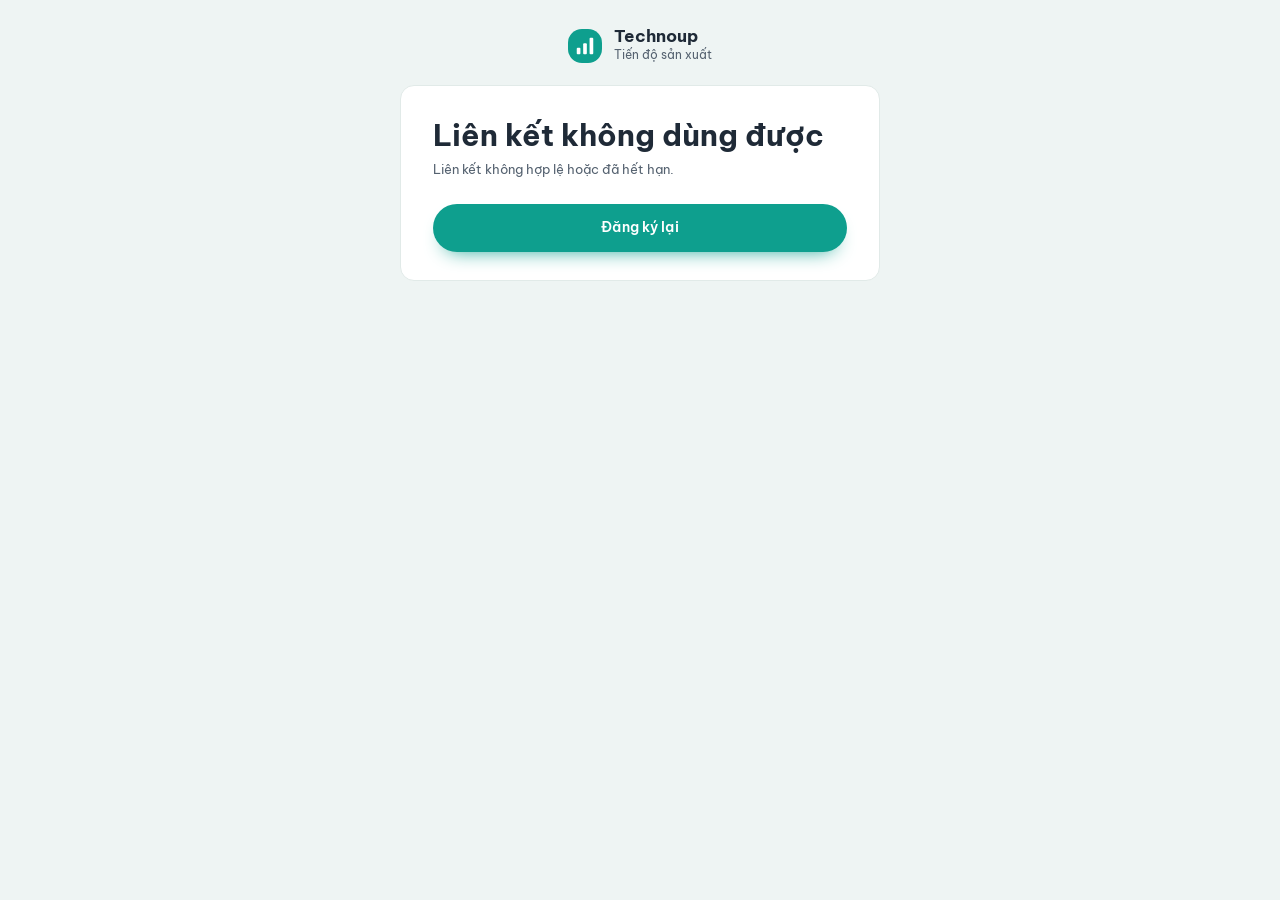
<file: kich-hoat.html>
<!DOCTYPE html>
<html lang="vi">
<head>
<meta charset="UTF-8">
<meta name="viewport" content="width=device-width, initial-scale=1">
<meta name="robots" content="noindex">
<title>Kích hoạt tài khoản</title>
<link rel="preconnect" href="https://fonts.googleapis.com">
<link rel="preconnect" href="https://fonts.gstatic.com" crossorigin>
<link href="https://fonts.googleapis.com/css2?family=Be+Vietnam+Pro:wght@400;500;600;700&display=swap&subset=vietnamese" rel="stylesheet">
<link rel="stylesheet" href="css/style.css">
<link rel="stylesheet" href="css/signup.css">
</head>
<body>
<div class="su-page">
  <div class="brand"><div class="brand-mark"><svg viewBox="0 0 24 24" fill="#fff"><rect x="3" y="14" width="4" height="7" rx="1"/><rect x="10" y="9" width="4" height="12" rx="1"/><rect x="17" y="3" width="4" height="18" rx="1"/></svg></div><div class="brand-text"><strong>Technoup</strong><span>Tiến độ sản xuất</span></div></div>
  <div class="su-card" id="su-loading"><p class="su-sub" style="margin:0">Đang kiểm tra liên kết…</p></div>
  <div class="su-card" id="su-bad" hidden>
    <h1>Liên kết không dùng được</h1>
    <p class="su-sub" id="su-bad-msg">Liên kết không hợp lệ hoặc đã hết hạn.</p>
    <a class="btn-primary" href="dang-ky.html" style="display:flex;align-items:center;justify-content:center;text-decoration:none">Đăng ký lại</a>
  </div>
  <form class="su-card" id="su-form" novalidate hidden>
    <h1>Đặt mật khẩu</h1>
    <p class="su-sub">Chỉ còn một bước để kích hoạt tài khoản.</p>
    <dl class="su-facts"><dt>Công ty</dt><dd id="su-name"></dd><dt>Mã công ty</dt><dd id="su-code"></dd><dt>Tên đăng nhập</dt><dd id="su-user"></dd></dl>
    <div id="error-box" class="error-msg" role="alert"></div>
    <div class="form-group"><label for="su-pass">Mật khẩu</label><input id="su-pass" type="password" autocomplete="new-password" placeholder="Từ 8 ký tự trở lên"></div>
    <div class="form-group"><label for="su-pass2">Nhập lại mật khẩu</label><input id="su-pass2" type="password" autocomplete="new-password" placeholder="Nhập lại mật khẩu"></div>
    <button id="su-btn" class="btn-primary" type="submit">Kích hoạt tài khoản</button>
  </form>
  <div class="su-card" id="su-ok" hidden>
    <h1>Đã kích hoạt</h1>
    <p class="su-sub">Tài khoản đã sẵn sàng. Đăng nhập bằng mã công ty <b id="su-ok-code"></b> và tên đăng nhập <b id="su-ok-user"></b>.</p>
    <a class="btn-primary" href="index.html" style="display:flex;align-items:center;justify-content:center;text-decoration:none">Đến trang đăng nhập</a>
  </div>
</div>
<script src="js/config.js"></script>
<script src="js/ui.js"></script>
<script src="js/api.js"></script>
<script src="js/signup-page.js"></script>
</body>
</html>
</file>
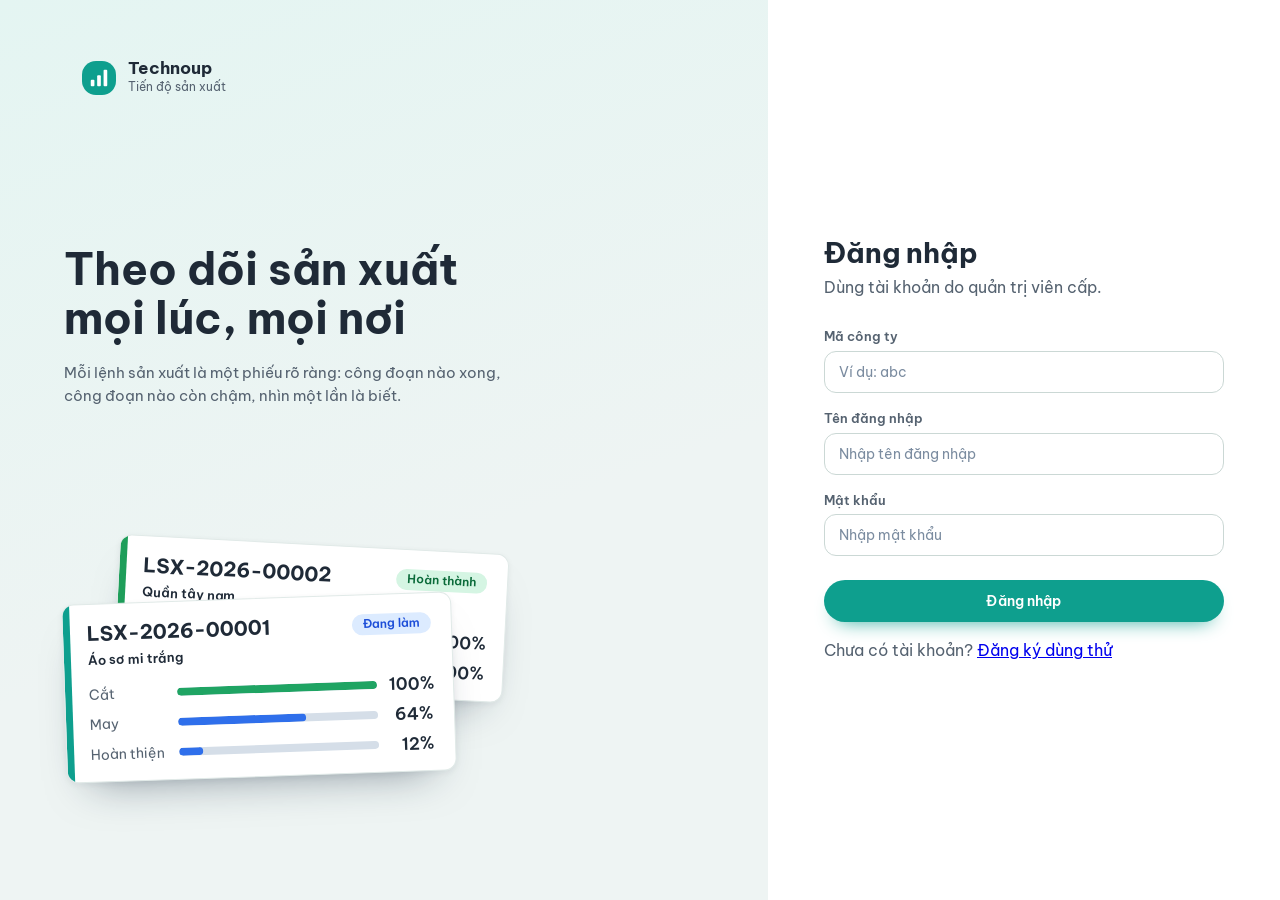
<file: tong-quan.html>
<!DOCTYPE html>
<html lang="vi" class="scroll">
<head>
<meta charset="UTF-8">
<meta name="viewport" content="width=device-width, initial-scale=1">
<title>Tổng quan sản xuất</title>
<link rel="preconnect" href="https://fonts.googleapis.com">
<link rel="preconnect" href="https://fonts.gstatic.com" crossorigin>
<link href="https://fonts.googleapis.com/css2?family=Be+Vietnam+Pro:wght@400;500;600;700&display=swap&subset=vietnamese" rel="stylesheet">
<link rel="stylesheet" href="css/style.css">
</head>
<body data-pt="3">
<svg width="0" height="0" style="position:absolute" aria-hidden="true">
  <symbol id="i-search" viewBox="0 0 24 24"><circle cx="11" cy="11" r="7"/><path d="m20 20-3.5-3.5"/></symbol>
  <symbol id="i-plus" viewBox="0 0 24 24"><path d="M12 5v14M5 12h14"/></symbol>
  <symbol id="i-lock" viewBox="0 0 24 24"><rect x="5" y="11" width="14" height="9" rx="2"/><path d="M8 11V8a4 4 0 0 1 8 0v3"/></symbol>
  <symbol id="i-trash" viewBox="0 0 24 24"><path d="M4 7h16M10 11v6M14 11v6M6 7l1 12a2 2 0 0 0 2 2h6a2 2 0 0 0 2-2l1-12M9 7V4h6v3"/></symbol>
  <symbol id="i-check" viewBox="0 0 24 24"><path d="m5 12 5 5 9-10"/></symbol>
  <symbol id="i-alert" viewBox="0 0 24 24"><circle cx="12" cy="12" r="9"/><path d="M12 7v6M12 16.5v.5"/></symbol>
  <symbol id="i-user" viewBox="0 0 24 24"><circle cx="12" cy="8" r="4"/><path d="M4 21a8 8 0 0 1 16 0"/></symbol>
  <symbol id="i-cal" viewBox="0 0 24 24"><rect x="3" y="5" width="18" height="16" rx="2"/><path d="M3 10h18M8 3v4M16 3v4"/></symbol>
  <symbol id="i-out" viewBox="0 0 24 24"><path d="M9 21H5a2 2 0 0 1-2-2V5a2 2 0 0 1 2-2h4M16 17l5-5-5-5M21 12H9"/></symbol>
  <symbol id="i-save" viewBox="0 0 24 24"><path d="M5 3h11l4 4v12a2 2 0 0 1-2 2H5a2 2 0 0 1-2-2V5a2 2 0 0 1 2-2zM7 3v6h8V3M7 21v-7h10v7"/></symbol>
  <symbol id="i-gear" viewBox="0 0 24 24"><circle cx="12" cy="12" r="3"/><path d="M19.4 15a1.7 1.7 0 0 0 .3 1.8l.1.1a2 2 0 1 1-2.8 2.8l-.1-.1a1.7 1.7 0 0 0-1.8-.3 1.7 1.7 0 0 0-1 1.5V21a2 2 0 1 1-4 0v-.1a1.7 1.7 0 0 0-1.1-1.5 1.7 1.7 0 0 0-1.8.3l-.1.1a2 2 0 1 1-2.8-2.8l.1-.1a1.7 1.7 0 0 0 .3-1.8 1.7 1.7 0 0 0-1.5-1H3a2 2 0 1 1 0-4h.1a1.7 1.7 0 0 0 1.5-1.1 1.7 1.7 0 0 0-.3-1.8l-.1-.1a2 2 0 1 1 2.8-2.8l.1.1a1.7 1.7 0 0 0 1.8.3H9a1.7 1.7 0 0 0 1-1.5V3a2 2 0 1 1 4 0v.1a1.7 1.7 0 0 0 1 1.5 1.7 1.7 0 0 0 1.8-.3l.1-.1a2 2 0 1 1 2.8 2.8l-.1.1a1.7 1.7 0 0 0-.3 1.8V9a1.7 1.7 0 0 0 1.5 1H21a2 2 0 1 1 0 4h-.1a1.7 1.7 0 0 0-1.5 1z"/></symbol>
</svg>
<header class="topbar">
  <div class="brand"><div class="brand-mark"><svg viewBox="0 0 24 24" fill="#fff"><rect x="3" y="14" width="4" height="7" rx="1"/><rect x="10" y="9" width="4" height="12" rx="1"/><rect x="17" y="3" width="4" height="18" rx="1"/></svg></div><div class="brand-text"><strong>Technoup</strong><span>Tiến độ sản xuất</span></div></div>
  <nav class="nav"><a class="nav-a" href="index.html">Lệnh sản xuất</a><a class="nav-a" href="danh-muc.html">Danh mục</a><a class="nav-a on" href="tong-quan.html">Tổng quan</a></nav>
  <div class="top-user"><div class="avatar" id="user-avatar">A</div><div class="user-info"><b id="user-name"></b><small id="user-company"></small></div><button class="logout" id="btn-logout" type="button"><svg class="i" style="width:16px;height:16px"><use href="#i-out"/></svg>Thoát</button></div>
</header>
<div class="page wide">
<div class="db-head"><div><h1>Tổng quan sản xuất</h1><p class="lead" style="margin:0">Theo dõi tiến độ các lệnh sản xuất.</p><span class="live"><i></i>Tự làm mới mỗi 30 giây · cập nhật <span id="upd">--:--:--</span></span></div>
<div class="clock"><b id="clock">--:--:--</b><small id="datenow"></small></div></div>
<div class="tiles">
 <div class="tile t-blue"><small>Tổng mục tiêu</small><b id="s-t">0</b></div>
 <div class="tile t-orange"><small>Tổng thực tế</small><b id="s-a">0</b></div>
 <div class="tile t-green"><small>Tiến độ chung</small><b id="s-p">0%</b><span class="mini-ruler"><i id="s-pb" style="width:0"></i></span></div>
 <div class="tile t-red" id="tile-late"><small>Lệnh đang chậm</small><b id="s-l">0</b></div>
</div>
<div class="filters" id="filters">
  <span id="tab-wrap" style="display:contents"></span>
  <div class="set-wrap">
    <button class="btn-set" id="btn-set" type="button" aria-expanded="false"><svg class="i"><use href="#i-gear"/></svg>Thiết lập</button>
    <div class="set-pop" id="set-pop" role="dialog" aria-label="Thiết lập tổng quan">
      <div class="field"><label for="set-days">Lấy lệnh trong (ngày)</label><input id="set-days" type="number" min="0" max="365" step="1" inputmode="numeric"><p class="hint">Tính theo Ngày LSX của lệnh. Nhập 0 để lấy tất cả.</p></div>
      <div class="field"><label for="set-limit">Số lệnh hiển thị</label><input id="set-limit" type="number" min="1" max="50" step="1" list="limit-options" inputmode="numeric"><p class="hint">Chọn 10, 20, 30 hoặc nhập số từ 1 đến 50.</p></div>
      <datalist id="limit-options"><option value="10"></option><option value="20"></option><option value="30"></option></datalist>
      <div class="modal-err" id="set-err" role="alert"></div>
      <div class="set-actions"><button type="button" class="btn-secondary" id="set-reset">Mặc định</button><button type="button" class="btn-primary" id="set-apply">Áp dụng</button></div>
    </div>
  </div>
</div>
<p class="set-note" id="set-note" style="margin:-4px 0 12px"></p>
<div class="blocks" id="blocks"></div>
<section class="log"><h2>Nhật ký ghi nhận gần đây</h2><div id="log"></div></section>
</div>
<div class="toast" id="toast" role="status"><svg class="i"><use href="#i-check"/></svg><span id="toast-text"></span></div>
<script src="js/config.js"></script>
<script src="js/ui.js"></script>
<script src="js/api.js"></script>
<script src="js/auth.js"></script>
<script src="js/dashboard-page.js"></script>
</body>
</html>
</file>
<file: css/style.css>
/* =====================================================================
   TECHNOUP · QUẢN LÝ TIẾN ĐỘ SẢN XUẤT
   style.css — giao diện mới (bản xem thử)

   Ý tưởng: lệnh sản xuất là một tấm phiếu, tiến độ là thước đo có vạch chia.
   Tông sáng, chữ kiểu bảng hiệu công nghiệp (Barlow), một màu nhấn xanh.

   Muốn chỉnh nhanh: sửa các biến ở mục 1 (màu, cỡ bo góc, phông chữ).
   Mục lục:
     1. Biến thiết kế        5. Thanh bên (danh sách phiếu)
     2. Nền & chữ cơ bản     6. Khung soạn thảo (đầu trang, form, bảng)
     3. Thành phần dùng chung 7. Thông báo
     4. Màn hình đăng nhập   8. Màn hình nhỏ & giảm chuyển động
   ===================================================================== */

/* 1. BIẾN THIẾT KẾ ---------------------------------------------------- */
:root {
  /* Chữ & nền */
  --ink:        #14263B;   /* chữ chính, thanh tiến độ, nút đậm */
  --ink-2:      #4A5C72;   /* chữ phụ, nhãn */
  --ink-3:      #5E7086;   /* chữ mờ, chú thích, vạch chia */
  --mist:       #EAEFF4;   /* nền trang */
  --side:       #F7F9FB;   /* nền thanh bên */
  --paper:      #FFFFFF;   /* mặt giấy: ô nhập, bảng, phiếu */
  --line:       #D9E1E9;   /* đường kẻ mảnh */
  --line-strong:#C3CEDA;   /* viền ô nhập */

  /* Màu nhấn (nút chính, vòng focus, trạng thái đang làm) */
  --accent:      #1668E3;
  --accent-ink:  #0F4FB8;
  --accent-soft: #E3EEFF;

  /* Màu trạng thái */
  --ok:    #1E9E5A;  --ok-soft:   #DDF3E7;  --ok-ink:   #0B6B3A;
  --warn:  #D98A00;  --warn-soft: #FFF0CC;  --warn-ink: #8A5300;  /* dành cho "nguy cơ chậm" */
  --bad:   #D92D20;  --bad-soft:  #FCE4E1;  --bad-ink:  #A3231A;
  --idle:  #8A9AAD;  --idle-soft: #E6EBF1;  --idle-ink: #47586C;

  /* Hình khối */
  --r-input: 8px;
  --r-ticket: 10px;
  --r-sheet: 14px;

  /* Phông chữ */
  --font:    'Barlow', system-ui, -apple-system, 'Segoe UI', Roboto, sans-serif;
  --display: 'Barlow Condensed', 'Barlow', system-ui, sans-serif;

  /* Nền kẻ ô mờ (giấy kế hoạch) */
  --grid: linear-gradient(rgba(20,38,59,.035) 1px, transparent 1px),
          linear-gradient(90deg, rgba(20,38,59,.035) 1px, transparent 1px);
}

/* 2. NỀN & CHỮ CƠ BẢN --------------------------------------------------- */
*, *::before, *::after { box-sizing: border-box; }
html { -webkit-text-size-adjust: 100%; }
body {
  margin: 0;
  background: var(--mist);
  color: var(--ink);
  font: 400 15px/1.5 var(--font);
  -webkit-font-smoothing: antialiased;
  text-rendering: optimizeLegibility;
}
h1, h2, h3, p, dl, dd { margin: 0; }
button, input, select, textarea { font: inherit; color: inherit; }
button { cursor: pointer; }
[hidden] { display: none !important; }
.sr-only {
  position: absolute; width: 1px; height: 1px; margin: -1px; padding: 0;
  overflow: hidden; clip: rect(0 0 0 0); white-space: nowrap; border: 0;
}
.i {
  width: 18px; height: 18px; flex: none;
  fill: none; stroke: currentColor; stroke-width: 1.9;
  stroke-linecap: round; stroke-linejoin: round;
}
:focus-visible { outline: 3px solid rgba(22,104,227,.45); outline-offset: 2px; }

/* Khung ứng dụng (JS bật display:flex sau khi đăng nhập) */
.app-container { display: none; height: 100vh; height: 100dvh; overflow: hidden; }

/* 3. THÀNH PHẦN DÙNG CHUNG --------------------------------------------- */

/* Nút */
.btn-primary, .btn-secondary, .btn-add, .btn-add-main {
  display: inline-flex; align-items: center; justify-content: center; gap: 8px;
  border: 1px solid transparent; border-radius: var(--r-input);
  font-weight: 600; letter-spacing: .01em; white-space: nowrap;
  transition: background-color .15s, border-color .15s, box-shadow .15s, transform .1s;
}
.btn-primary:active, .btn-secondary:active, .btn-add:active, .btn-add-main:active { transform: translateY(1px); }
.btn-primary { height: 46px; padding: 0 22px; font-size: 16px; color: #fff; background: var(--accent);
  box-shadow: 0 1px 0 rgba(255,255,255,.18) inset, 0 8px 18px -10px rgba(22,104,227,.9); }
.btn-primary:hover { background: var(--accent-ink); }
.btn-primary[disabled] { opacity: .75; cursor: progress; }
.btn-secondary { height: 46px; padding: 0 20px; font-size: 16px; color: var(--ink-2); background: var(--paper); border-color: var(--line-strong); }
.btn-secondary:hover { color: var(--ink); border-color: var(--ink-3); }
.btn-add { height: 40px; padding: 0 16px; font-size: 15px; color: var(--accent-ink); background: var(--accent-soft); border-color: rgba(22,104,227,.25); }
.btn-add:hover { background: #D5E5FF; border-color: rgba(22,104,227,.5); }
.btn-add-main { height: 36px; padding: 0 14px; font-size: 14px; color: #fff; background: var(--accent); }
.btn-add-main:hover { background: var(--accent-ink); }
.btn-primary .i, .btn-secondary .i, .btn-add .i, .btn-add-main .i { width: 17px; height: 17px; stroke-width: 2.2; }

/* Nhãn trạng thái */
.chip {
  display: inline-flex; align-items: center; height: 24px; padding: 0 9px;
  border-radius: 6px; font-size: 13px; font-weight: 600; white-space: nowrap;
  background: var(--idle-soft); color: var(--idle-ink);
}
.chip[data-state="info"] { background: var(--accent-soft); color: var(--accent-ink); }
.chip[data-state="ok"]   { background: var(--ok-soft);     color: var(--ok-ink); }
.chip[data-state="warn"] { background: var(--warn-soft);   color: var(--warn-ink); }
.chip[data-state="bad"]  { background: var(--bad-soft);    color: var(--bad-ink); }

/* Ô nhập */
.field label, .form-group label, .date-item label {
  display: block; margin-bottom: 6px; font-size: 14px; font-weight: 600; color: var(--ink-2);
}
.field input, .field select, .field textarea,
.filter-box input, .filter-box select, .form-group input {
  width: 100%; height: 44px; padding: 0 14px;
  border: 1px solid var(--line-strong); border-radius: var(--r-input);
  background-color: var(--paper); font-size: 16px; line-height: 1.2;
  appearance: none; -webkit-appearance: none;
  transition: border-color .15s, box-shadow .15s, background-color .15s;
}
.field input::placeholder, .filter-box input::placeholder, .form-group input::placeholder,
.detail-table input::placeholder { color: #7B8CA0; }
.field input:hover, .field select:hover, .filter-box input:hover, .filter-box select:hover,
.form-group input:hover { border-color: var(--ink-3); }
.field input:focus, .field select:focus, .filter-box input:focus, .filter-box select:focus,
.form-group input:focus {
  outline: none; border-color: var(--accent); box-shadow: 0 0 0 3px rgba(22,104,227,.18);
}
select, .detail-table select {
  background-image: url("data:image/svg+xml,%3Csvg xmlns='http://www.w3.org/2000/svg' viewBox='0 0 24 24' fill='none' stroke='%234A5C72' stroke-width='2.4' stroke-linecap='round' stroke-linejoin='round'%3E%3Cpath d='m6 9 6 6 6-6'/%3E%3C/svg%3E");
  background-repeat: no-repeat; background-position: right 12px center; background-size: 16px;
  padding-right: 38px !important;
}

/* Ô chỉ xem */
.input-wrap { position: relative; }
.input-wrap .i { position: absolute; right: 13px; top: 50%; transform: translateY(-50%); color: var(--ink-3); pointer-events: none; }
.readonly-field, .field input[readonly] {
  background-color: #E4EAF0; color: var(--ink-2); border-color: transparent; cursor: not-allowed;
  padding-right: 40px;
}
.field input[readonly]:hover { border-color: transparent; }

/* Thước đo tiến độ nhỏ (dùng ở phiếu và bảng) */
.mini-ruler { position: relative; display: block; height: 6px; border-radius: 3px; background: #D5DEE8; overflow: hidden; }
.mini-ruler i { display: block; height: 100%; width: 0; background: var(--ink); transition: width .5s cubic-bezier(.2,.7,.2,1); }
.mini-ruler::after {  /* khe ở 25% / 50% / 75% */
  content: ''; position: absolute; inset: 0;
  background: repeating-linear-gradient(90deg, transparent 0 calc(25% - 1.5px), var(--paper) calc(25% - 1.5px) 25%);
}
.mini-ruler[data-state="ok"] i  { background: var(--ok); }
.mini-ruler[data-state="bad"] i { background: var(--idle); }

/* 4. MÀN HÌNH ĐĂNG NHẬP ------------------------------------------------- */
#login-screen { position: fixed; inset: 0; z-index: 9999; display: none; background: var(--paper); }
.login-wrap { display: grid; grid-template-columns: minmax(0, 1.2fr) minmax(400px, .8fr); width: 100%; height: 100%; }
.login-hero {
  position: relative; overflow: hidden; display: flex; flex-direction: column; justify-content: space-between;
  padding: 44px 64px 56px; background-color: var(--mist);
  background-image: var(--grid); background-size: 32px 32px;
}
.login-hero h2 { max-width: 9em; font: 700 72px/1 var(--display); letter-spacing: .005em; }
.login-hero .hero-copy { max-width: 30em; margin-top: 20px; font-size: 19px; color: var(--ink-2); }
.hero-tickets { position: relative; width: min(100%, 470px); height: 300px; }
.hero-ticket {
  position: absolute; width: 390px; padding: 18px 20px 16px 24px; overflow: hidden;
  background: var(--paper); border: 1px solid var(--line); border-radius: 12px;
  box-shadow: 0 24px 44px -26px rgba(20,38,59,.5), 0 2px 6px rgba(20,38,59,.06);
}
.hero-ticket::before { content: ''; position: absolute; left: 0; top: 0; bottom: 0; width: 7px; background: var(--accent); }
.hero-ticket.back  { left: 52px; top: 0; transform: rotate(3deg); }
.hero-ticket.back::before { background: var(--ok); }
.hero-ticket.front { left: 0; top: 54px; transform: rotate(-2deg); }
.hero-ticket .t-line { display: flex; justify-content: space-between; align-items: center; gap: 12px; }
.hero-ticket .code { font: 700 20px/1.1 var(--display); letter-spacing: .02em; }
.hero-ticket .t-name { margin: 6px 0 14px; font-weight: 600; }
.hero-ticket .stage-row { display: grid; grid-template-columns: 76px 1fr 44px; align-items: center; gap: 12px; margin-top: 9px; font-size: 14px; color: var(--ink-2); }
.hero-ticket .stage-row b { font: 600 17px/1 var(--display); text-align: right; color: var(--ink); }

.login-card { display: flex; flex-direction: column; justify-content: center; width: 100%; max-width: 520px; margin: 0 auto; padding: 48px 56px; }
.login-card h2 { font: 700 44px/1.05 var(--display); }
.login-card .login-sub { margin: 8px 0 28px; font-size: 16px; color: var(--ink-2); }
.form-group { margin-bottom: 16px; }
.form-group input { height: 48px; }
#login-btn { width: 100%; height: 48px; margin-top: 8px; }
.error-msg {
  display: none; margin-bottom: 16px; padding: 11px 14px; border-radius: var(--r-input);
  background: var(--bad-soft); color: var(--bad-ink); font-size: 15px; font-weight: 500;
  border-left: 4px solid var(--bad);
}

/* 5. THANH BÊN: DANH SÁCH PHIẾU ---------------------------------------- */
.sidebar { width: 368px; flex: none; display: flex; flex-direction: column; background: var(--side); border-right: 1px solid var(--line); }
.brand { display: flex; align-items: center; gap: 12px; padding: 20px 22px 16px; }
.brand-mark { width: 40px; height: 40px; flex: none; display: grid; place-items: center; border-radius: 10px; background: var(--ink); }
.brand-mark svg { width: 22px; height: 22px; }
.brand-text strong { display: block; font: 700 25px/1 var(--display); letter-spacing: .01em; }
.brand-text span { font-size: 14px; color: var(--ink-2); }

.filter-box { display: grid; gap: 10px; padding: 0 18px 16px; border-bottom: 1px solid var(--line); }
.search { position: relative; display: block; }
.search .i { position: absolute; left: 13px; top: 50%; transform: translateY(-50%); color: var(--ink-3); pointer-events: none; }
.search input { padding-left: 40px; }
.filter-grid, .date-range-group { display: grid; grid-template-columns: 1fr 1fr; gap: 10px; }
.filter-box select { font-size: 15px; }
.date-item label { margin-bottom: 4px; font-size: 13px; }
.filter-box input[type="date"] { padding: 0 10px; font-size: 15px; }

.lsx-list-container { flex: 1; min-height: 0; display: flex; flex-direction: column; }
.list-header-flex { display: flex; align-items: center; gap: 10px; padding: 16px 18px 10px; }
.list-label { font: 600 22px/1 var(--display); letter-spacing: .01em; }
.count-pill { min-width: 26px; height: 22px; padding: 0 8px; border-radius: 11px; background: var(--idle-soft); color: var(--idle-ink); font-size: 13px; font-weight: 700; display: inline-grid; place-items: center; }
.btn-add-main { margin-left: auto; }
.lsx-list { flex: 1; min-height: 0; display: grid; align-content: start; gap: 10px; padding: 4px 18px 18px; overflow-y: auto; scrollbar-width: thin; scrollbar-color: #C3CEDA transparent; }
.list-empty { padding: 28px 8px; text-align: center; color: var(--ink-2); }

/* Phiếu lệnh sản xuất */
.lsx-item {
  position: relative; padding: 13px 14px 12px 22px;
  background: var(--paper); border: 1px solid var(--line); border-radius: var(--r-ticket);
  cursor: pointer; transition: border-color .15s, box-shadow .15s;
}
.lsx-item::before { content: ''; position: absolute; left: -1px; top: -1px; bottom: -1px; width: 7px; border-radius: var(--r-ticket) 0 0 var(--r-ticket); background: var(--idle); }
.lsx-item[data-state="info"]::before { background: var(--accent); }
.lsx-item[data-state="ok"]::before   { background: var(--ok); }
.lsx-item[data-state="bad"]::before  { background: var(--bad); }
.lsx-item:hover { border-color: var(--line-strong); box-shadow: 0 8px 18px -12px rgba(20,38,59,.45); }
.lsx-item.active { border-color: var(--ink); box-shadow: 0 0 0 1px var(--ink); }
.lsx-item-top { display: flex; align-items: center; justify-content: space-between; gap: 8px; }
.code { font: 700 19px/1.1 var(--display); letter-spacing: .02em; }
.lsx-item-name { margin: 6px 0 8px; font-size: 16px; font-weight: 600; line-height: 1.3; }
.lsx-item-meta { display: flex; align-items: center; gap: 14px; font-size: 14px; color: var(--ink-2); }
.lsx-item-meta span { display: inline-flex; align-items: center; gap: 6px; min-width: 0; }
.lsx-item-meta .i { width: 15px; height: 15px; color: var(--ink-3); }
.customer-tag { overflow: hidden; text-overflow: ellipsis; white-space: nowrap; }
.lsx-item-progress { display: flex; align-items: center; gap: 12px; margin-top: 11px; padding-top: 11px; border-top: 1px dashed var(--line-strong); }
.lsx-item-progress .mini-ruler { flex: 1; }
.lsx-item-progress b { min-width: 40px; text-align: right; font: 700 18px/1 var(--display); }

.sidebar-footer { display: flex; align-items: center; gap: 12px; padding: 12px 18px; border-top: 1px solid var(--line); background: var(--paper); }
.avatar { width: 36px; height: 36px; flex: none; display: grid; place-items: center; border-radius: 50%; background: var(--accent-soft); color: var(--accent-ink); font: 700 17px/1 var(--display); }
.user-info { min-width: 0; line-height: 1.25; }
.user-info b { display: block; font-weight: 600; overflow: hidden; text-overflow: ellipsis; white-space: nowrap; }
.user-info small { font-size: 13px; color: var(--ink-2); }
.logout { margin-left: auto; display: inline-flex; align-items: center; gap: 6px; height: 36px; padding: 0 10px; border: 0; border-radius: var(--r-input); background: transparent; color: var(--ink-2); font-size: 14px; font-weight: 600; }
.logout:hover { background: var(--bad-soft); color: var(--bad-ink); }

/* 6. KHUNG SOẠN THẢO ---------------------------------------------------- */
.main-editor { flex: 1; min-width: 0; overflow-y: auto; padding: 34px 44px 64px; background-image: var(--grid); background-size: 28px 28px; background-position: -1px -1px; }
.editor-inner { max-width: 1120px; margin: 0 auto; }

/* Đầu trang: mã phiếu lớn + thước tiến độ */
.editor-header { display: flex; justify-content: space-between; align-items: flex-start; gap: 24px; }
.editor-header h1 { font: 700 56px/1.02 var(--display); letter-spacing: .005em; }
#display-sub-info { display: flex; flex-wrap: wrap; align-items: center; gap: 8px 20px; margin-top: 12px; font-size: 16px; color: var(--ink-2); }
#display-sub-info .meta-product { font-weight: 600; color: var(--ink); }
#display-sub-info .meta-item { display: inline-flex; align-items: center; gap: 7px; }
#display-sub-info .i { width: 17px; height: 17px; color: var(--ink-3); }
.header-actions { display: flex; gap: 10px; padding-top: 6px; }

.progress-panel { display: grid; grid-template-columns: minmax(280px, 1fr) auto; align-items: end; gap: 28px 56px; margin: 30px 0 38px; }

/* Thước đo lớn */
.ruler { --p: 0%; position: relative; padding-top: 40px; }
.ruler-pin {
  position: absolute; top: 0; left: clamp(24px, var(--p), calc(100% - 24px)); transform: translateX(-50%);
  min-width: 48px; height: 30px; padding: 0 10px; display: grid; place-items: center;
  border-radius: 6px; background: var(--ink); color: #fff; font: 700 19px/1 var(--display); letter-spacing: .01em;
  transition: left .6s cubic-bezier(.2,.7,.2,1);
}
.ruler-pin::after { content: ''; position: absolute; left: 50%; bottom: -5px; width: 10px; height: 10px; background: var(--ink); transform: translateX(-50%) rotate(45deg); border-radius: 1px; }
.ruler-track { position: relative; height: 16px; border-radius: 3px; background: #D5DEE8; overflow: hidden; }
.ruler-fill { display: block; width: var(--p); height: 100%; background: var(--ink); border-radius: 3px 0 0 3px; transition: width .6s cubic-bezier(.2,.7,.2,1); }
.ruler[data-state="ok"] .ruler-fill { background: var(--ok); }
.ruler[data-state="ok"] .ruler-pin, .ruler[data-state="ok"] .ruler-pin::after { background: var(--ok); }
.ruler-scale {
  height: 12px; margin-top: 3px; border-right: 1.5px solid #7F90A4;
  background:
    linear-gradient(90deg, #7F90A4 1.5px, transparent 1.5px) 0 0 / 10% 12px repeat-x,
    linear-gradient(90deg, #A8B5C4 1px, transparent 1px) 0 0 / 5% 7px repeat-x;
}
.ruler-labels { position: relative; height: 18px; margin-top: 3px; font: 600 14px/1 var(--display); color: var(--ink-3); }
.ruler-labels span { position: absolute; top: 0; transform: translateX(-50%); }
.ruler-labels span:nth-child(1) { left: 0; transform: none; }
.ruler-labels span:nth-child(2) { left: 25%; }
.ruler-labels span:nth-child(3) { left: 50%; }
.ruler-labels span:nth-child(4) { left: 75%; }
.ruler-labels span:nth-child(5) { right: 0; transform: none; }

.stats { display: flex; gap: 0; }
.stats > div { display: flex; flex-direction: column-reverse; padding: 0 28px; border-left: 1px solid var(--line-strong); }
.stats > div:first-child { padding-left: 0; border-left: 0; }
.stats > div:last-child { padding-right: 0; }
.stats dd { font: 600 42px/1 var(--display); letter-spacing: .005em; font-variant-numeric: tabular-nums; }
.stats dt { margin-top: 6px; font-size: 14px; color: var(--ink-2); white-space: nowrap; }

/* Thông tin lệnh (không khung, nằm trên nền trang) */
.master-card { margin-bottom: 36px; }
.section-title { font: 600 25px/1.1 var(--display); letter-spacing: .01em; }
.master-card .section-title { margin-bottom: 16px; }
.form-grid { display: grid; grid-template-columns: repeat(12, 1fr); gap: 18px 20px; }
.span-3 { grid-column: span 3; } .span-4 { grid-column: span 4; }
.span-6 { grid-column: span 6; } .span-8 { grid-column: span 8; } .span-12 { grid-column: span 12; }

/* Bảng thống kê: mặt giấy duy nhất được nâng lên */
.detail-card {
  padding: 24px 26px 14px; background: var(--paper); border: 1px solid var(--line); border-radius: var(--r-sheet);
  box-shadow: 0 26px 48px -32px rgba(20,38,59,.55), 0 2px 8px rgba(20,38,59,.05);
}
.card-header-flex { display: flex; align-items: center; justify-content: space-between; gap: 16px; margin-bottom: 14px; }
.table-container { margin: 0 -8px; overflow-x: auto; }
.detail-table { width: 100%; min-width: 940px; border-collapse: collapse; }
.detail-table th { padding: 10px 8px; text-align: left; font-size: 14px; font-weight: 600; color: var(--ink-2); border-bottom: 2px solid var(--ink); white-space: nowrap; }
.detail-table th.num { text-align: right; padding-right: 18px; }
.detail-table td { padding: 5px 8px; border-bottom: 1px solid var(--line); vertical-align: middle; }
.detail-table tbody tr:last-child td { border-bottom: 0; }
.detail-table tbody tr:hover { background: #F7F9FB; }
.detail-table td input, .detail-table td select {
  width: 100%; height: 44px; padding: 0 10px; border: 1px solid transparent; border-radius: var(--r-input);
  background-color: transparent; font-size: 16px; transition: background-color .15s, border-color .15s, box-shadow .15s;
  appearance: none; -webkit-appearance: none;
}
.detail-table td input:hover:not(:focus) { background-color: #EDF2F7; }
.detail-table td input:focus, .detail-table td select:focus {
  outline: none; background-color: var(--paper); border-color: var(--accent); box-shadow: 0 0 0 3px rgba(22,104,227,.18);
}
.detail-table td input[type="number"] { text-align: right; padding-right: 18px; font: 600 20px/1 var(--display); letter-spacing: .01em; font-variant-numeric: tabular-nums; -moz-appearance: textfield; appearance: textfield; }
.detail-table td input[type="number"]::-webkit-inner-spin-button,
.detail-table td input[type="number"]::-webkit-outer-spin-button { -webkit-appearance: none; margin: 0; }
.detail-table td input[type="date"] { font-size: 15px; }
.detail-table td select.col-status { font-size: 15px; font-weight: 600; background-color: var(--accent-soft); color: var(--accent-ink); cursor: pointer; }
.detail-table td select.col-status[data-state="ok"]   { background-color: var(--ok-soft); color: var(--ok-ink); }
.detail-table td select.col-status[data-state="idle"] { background-color: var(--idle-soft); color: var(--idle-ink); }
.detail-table th:nth-child(1) { width: 158px; }
.detail-table th:nth-child(4), .detail-table th:nth-child(5) { width: 118px; }
.detail-table th:nth-child(6) { width: 150px; }
.detail-table th:nth-child(7) { width: 176px; }
.detail-table th:nth-child(8) { width: 52px; }
.rate { display: flex; align-items: center; gap: 10px; padding: 0 4px; }
.rate .mini-ruler { width: 64px; flex: none; }
.rate-num { min-width: 46px; text-align: right; font: 700 19px/1 var(--display); font-variant-numeric: tabular-nums; }
.btn-del { width: 38px; height: 38px; display: grid; place-items: center; border: 0; border-radius: var(--r-input); background: transparent; color: var(--ink-3); transition: background-color .15s, color .15s; }
.btn-del:hover { background: var(--bad-soft); color: var(--bad-ink); }
.table-empty { padding: 36px 12px 30px; text-align: center; color: var(--ink-2); font-size: 16px; }

/* 7. THÔNG BÁO ---------------------------------------------------------- */
.toast {
  position: fixed; left: 50%; bottom: 28px; z-index: 10000; display: flex; align-items: center; gap: 10px;
  padding: 12px 18px 12px 14px; border-radius: 10px; background: var(--ink); color: #fff; font-weight: 600;
  box-shadow: 0 18px 36px -14px rgba(20,38,59,.7);
  opacity: 0; pointer-events: none; transform: translate(-50%, 14px); transition: opacity .2s, transform .2s;
}
.toast.show { opacity: 1; transform: translate(-50%, 0); }
.toast .i { color: #6FE0A2; stroke-width: 2.6; }

/* 8. MÀN HÌNH NHỎ & GIẢM CHUYỂN ĐỘNG -------------------------------------- */
@media (max-width: 1180px) {
  .progress-panel { grid-template-columns: 1fr; }
  .stats > div:first-child { padding-left: 0; }
}
@media (max-width: 1000px) {
  .login-wrap { grid-template-columns: 1fr; grid-template-rows: auto 1fr; }
  .login-hero { padding: 28px 28px 24px; }
  .login-hero h2 { font-size: 46px; }
  .login-hero .hero-copy { font-size: 17px; margin-top: 12px; }
  .hero-tickets { display: none; }
  .login-card { padding: 32px 28px 48px; max-width: 480px; }

  .app-container { flex-direction: column; height: auto; min-height: 100dvh; overflow: visible; }
  .sidebar { width: 100%; border-right: 0; border-bottom: 1px solid var(--line); }
  .lsx-list { max-height: 340px; }
  .main-editor { overflow: visible; padding: 26px 20px 120px; }
  .editor-header h1 { font-size: 46px; }
}
@media (max-width: 720px) {
  .editor-header { flex-direction: column; gap: 4px; }
  .header-actions {
    position: fixed; left: 0; right: 0; bottom: 0; z-index: 50; padding: 12px 16px calc(12px + env(safe-area-inset-bottom));
    background: rgba(255,255,255,.96); border-top: 1px solid var(--line);
  }
  .header-actions .btn-primary { flex: 1.5; }
  .header-actions .btn-secondary { flex: 1; }
  .form-grid { grid-template-columns: 1fr; }
  .span-3, .span-4, .span-6, .span-8, .span-9, .span-12 { grid-column: auto; }
  .stats > div { padding: 0 16px; }
  .stats dd { font-size: 34px; }
  .detail-card { padding: 18px 14px 6px; }
  .table-container { margin: 0; overflow: visible; }

  /* Bảng đổi thành từng thẻ */
  .detail-table { min-width: 0; }
  .detail-table, .detail-table tbody { display: block; }
  .detail-table thead { display: none; }
  .detail-table tbody tr { position: relative; display: grid; grid-template-columns: 1fr 1fr; gap: 10px 12px; padding: 14px; margin-bottom: 12px; background: var(--paper); border: 1px solid var(--line-strong); border-radius: 12px; }
  .detail-table tbody tr:hover { background: var(--paper); }
  .detail-table td, .detail-table tbody tr:last-child td { display: block; padding: 0; border: 0; }
  .detail-table td::before { content: attr(data-label); display: block; margin-bottom: 4px; font-size: 13px; font-weight: 600; color: var(--ink-2); }
  .detail-table td:nth-child(1) { grid-column: 1 / -1; padding-right: 44px; }
  .detail-table td.act { position: absolute; top: 8px; right: 8px; }
  .detail-table td.act::before { display: none; }
  .detail-table td input, .detail-table td select { border-color: var(--line-strong); background-color: var(--paper); }
  .detail-table td select.col-status { border-color: transparent; }
  .detail-table td input[type="number"] { text-align: left; padding-right: 10px; }
  .rate { padding: 0; height: 44px; }
  .login-card h2 { font-size: 38px; }
}
@media (prefers-reduced-motion: reduce) {
  *, *::before, *::after { transition: none !important; animation: none !important; }
}

/* Bổ sung: độ rộng cột Công đoạn / Mã */
.detail-table th:nth-child(2) { min-width: 150px; }
.detail-table th:nth-child(3) { width: 96px; }


/* ===== PHƯƠNG ÁN B: mềm, bo tròn, xanh ngọc, sidebar dạng thẻ nổi ===== */
:root{
  --ink:#1F2A37; --ink-2:#556270; --ink-3:#6B7785;
  --mist:#EEF4F3; --side:#FFFFFF; --line:#E1EAE8; --line-strong:#CBD8D5;
  --accent:#0E9F8E; --accent-ink:#0A7468; --accent-soft:#DDF4F0;
  --r-input:12px; --r-ticket:16px; --r-sheet:22px;
  --font:'Be Vietnam Pro',system-ui,sans-serif; --display:'Be Vietnam Pro',system-ui,sans-serif;
  --grid:none;
}
body{font-size:14.5px}
.app-container{padding:16px;gap:16px}
.sidebar{border:1px solid var(--line);border-radius:22px;box-shadow:0 20px 40px -28px rgba(31,42,55,.35);overflow:hidden;width:360px}
.main-editor{background:none;border-radius:22px;padding:18px 28px 64px}
.brand-mark{background:var(--accent);border-radius:14px}
.brand-text strong,.list-label,.section-title,.code,.rate-num,.lsx-item-progress b,.stats dd,.editor-header h1,.login-hero h2,.login-card h2,.hero-ticket .code,.hero-ticket .stage-row b,.ruler-pin,.ruler-labels{font-family:var(--font);letter-spacing:0}
.editor-header h1{font-size:38px;font-weight:700}
.login-hero h2{font-size:54px;line-height:1.1}
.login-card h2{font-size:34px}
.stats dd{font-size:30px;font-weight:700}
.stats{background:var(--paper);border:1px solid var(--line);border-radius:18px;padding:16px 8px}
.stats>div{padding:0 22px}
.progress-panel{align-items:center}
.ruler{background:var(--paper);border:1px solid var(--line);border-radius:18px;padding:46px 22px 12px}
.ruler-pin{top:12px;background:var(--accent);border-radius:999px}
.ruler-pin::after{background:var(--accent)}
.ruler-track{height:14px;border-radius:999px}
.ruler-fill{background:linear-gradient(90deg,var(--accent),#34C5B3);border-radius:999px}
.ruler[data-state="ok"] .ruler-fill{background:var(--ok)}
.ruler-scale{display:none}
.ruler-labels{margin-top:8px;font-size:12px}
.mini-ruler{height:8px;border-radius:999px}
.mini-ruler i{background:var(--accent);border-radius:999px}
.mini-ruler::after{display:none}
.mini-ruler[data-state="ok"] i{background:var(--ok)}
.lsx-item{border-radius:16px;padding:14px 16px}
.lsx-item::before{display:none}
.lsx-item.active{border-color:var(--accent);box-shadow:0 0 0 2px var(--accent-soft),0 0 0 1px var(--accent);background:#FAFFFE}
.chip{border-radius:999px;padding:0 11px}
.btn-primary,.btn-secondary{border-radius:999px}
.btn-add,.btn-add-main{border-radius:999px}
.btn-primary{box-shadow:0 10px 20px -12px var(--accent)}
.detail-card{border-radius:22px}
.detail-table th{border-bottom:1px solid var(--line-strong);font-weight:600}
.detail-table td input[type="number"]{font-family:var(--font);font-size:16px}
.detail-table td select.col-status{border-radius:999px}
.login-hero{background-image:none;background:linear-gradient(160deg,#E4F5F2,#EEF4F3 60%)}
.avatar{background:var(--accent-soft)}
@media(max-width:1000px){.app-container{padding:0;gap:0}.sidebar{border-radius:0;width:100%}}


.progress-panel>*{min-width:0}
.stats{flex-wrap:wrap;row-gap:14px}
.detail-table th:nth-child(7){width:180px}
@media(max-width:720px){.stats{width:100%}.stats>div{padding:0 12px}.ruler-labels{font-size:12px}}

/* ===== B2: gọn hơn, thoáng hơn, vừa 1 màn hình ===== */
body{font-size:13px}
.i{width:16px;height:16px}
.field label,.date-item label,.form-group label{font-size:12.5px;margin-bottom:5px}
.field input,.field select,.filter-box input,.filter-box select{height:36px;font-size:13.5px;padding:0 12px}
.form-group input{height:42px;font-size:14px}
#login-btn{height:42px}
.btn-primary,.btn-secondary{height:38px;font-size:13.5px;padding:0 18px}
.btn-add{height:34px;font-size:13px;padding:0 14px}
.btn-add-main{height:32px;font-size:12.5px;padding:0 13px}
.chip{height:21px;font-size:12px}
.brand{padding:16px 18px 12px}.brand-mark{width:34px;height:34px}.brand-text strong{font-size:17px}.brand-text span{font-size:12px}
.sidebar{width:330px}
.filter-box{gap:12px;padding:0 16px 14px}
.list-header-flex{padding:14px 16px 8px}.list-label{font-size:16px}
.lsx-list{gap:12px;padding:4px 16px 16px}
.lsx-item{padding:12px 14px}.code{font-size:14.5px}.lsx-item-name{font-size:13.5px;margin:5px 0 7px}
.lsx-item-meta{font-size:12px;gap:12px}.lsx-item-meta .i{width:13px;height:13px}
.lsx-item-progress{margin-top:9px;padding-top:9px}.lsx-item-progress b{font-size:14px}
.sidebar-footer{padding:10px 16px}.avatar{width:30px;height:30px;font-size:14px}.user-info small{font-size:11.5px}.logout{font-size:12.5px}
.editor-header h1{font-size:28px}
#display-sub-info{font-size:13px;gap:8px 18px;margin-top:8px}
.stats dd{font-size:24px}.stats dt{font-size:12px}
.ruler-pin{height:24px;min-width:42px;font-size:13px;top:10px}
.ruler{padding:40px 20px 10px}.ruler-labels{font-size:11px}
.section-title{font-size:16px}
.form-grid{gap:16px 18px}
.detail-card{padding:18px 20px 8px}
.detail-table th{font-size:12px;padding:8px}
.detail-table td{padding:4px 8px}
.detail-table td input,.detail-table td select{height:36px;font-size:13.5px}
.detail-table td input[type="number"]{font-size:14px}
.detail-table td input[type="date"]{font-size:13px}
.detail-table td select.col-status{font-size:12.5px}
.rate-num{font-size:13.5px;min-width:40px}.rate .mini-ruler{width:52px}
.btn-del{width:32px;height:32px}
.login-hero h2{font-size:44px}.login-card h2{font-size:28px}.hero-copy{font-size:15px!important}
.toast{font-size:13px}
@media(min-width:1001px){
  html,body{height:100%;overflow:hidden}
  .app-container{height:100vh;height:100dvh}
  .main-editor{display:flex;flex-direction:column;overflow:hidden;padding:12px 24px 8px}
  .editor-inner{flex:1;min-height:0;width:100%;max-width:none;display:flex;flex-direction:column}
  .progress-panel{margin:18px 0 20px;gap:20px 28px}
  .master-card{margin-bottom:20px}.master-card .section-title{margin-bottom:12px}
  .detail-card{flex:1;min-height:0;display:flex;flex-direction:column;margin-bottom:8px}
  .table-container{flex:1;min-height:0;overflow:auto;scrollbar-width:thin}
  .detail-table thead th{position:sticky;top:0;background:var(--paper);z-index:1}
}
@media(max-width:720px){.btn-primary,.btn-secondary{height:42px}}

.filter-grid>*,.date-range-group>*{min-width:0}
.filter-box input[type="date"]{padding:0 8px;font-size:12.5px}
.filter-box select{font-size:13px;padding-right:30px!important}
.search input{padding-left:38px!important}
.detail-table{min-width:800px}
.detail-table th:nth-child(1){width:140px}.detail-table th:nth-child(6){width:140px}.detail-table th:nth-child(7){width:140px}

.detail-table{min-width:860px}
.detail-table th:nth-child(1){width:130px}.detail-table th:nth-child(3){width:90px}
.detail-table th:nth-child(4),.detail-table th:nth-child(5){width:96px}
.detail-table th:nth-child(6){width:130px}.detail-table th:nth-child(7){width:150px}.detail-table th:nth-child(8){width:44px}

/* ===== B3: màu trạng thái tách bạch + vùng tiến độ nổi bật ===== */
.chip[data-state="info"]{background:#DCEBFF;color:#1D4ED8}   /* Đang làm  = xanh dương */
.chip[data-state="ok"]  {background:#D5F5E3;color:#0B6B3A}   /* Hoàn thành = xanh lá   */
.chip[data-state="idle"]{background:#FFE7B8;color:#8A4B00}   /* Tạm dừng  = cam vàng   */
.mini-ruler i{background:#2F6FEB}
.mini-ruler[data-state="info"] i{background:#2F6FEB}
.mini-ruler[data-state="ok"] i{background:#1FA463}
.mini-ruler[data-state="idle"] i{background:#F0A020}
.lsx-item[data-state="info"].active{border-color:#2F6FEB;box-shadow:0 0 0 3px #DCEBFF;background:#FAFCFF}
.lsx-item[data-state="ok"].active{border-color:#1FA463;box-shadow:0 0 0 3px #D5F5E3;background:#FAFFFC}
.lsx-item[data-state="idle"].active{border-color:#F0A020;box-shadow:0 0 0 3px #FFE7B8;background:#FFFCF5}
.detail-table td select.col-status{background-color:#DCEBFF;color:#1D4ED8}
.detail-table td select.col-status[data-state="ok"]{background-color:#D5F5E3;color:#0B6B3A}
.detail-table td select.col-status[data-state="idle"]{background-color:#FFE7B8;color:#8A4B00}

/* Thước tiến độ: thẻ xanh navy */
.ruler{background:linear-gradient(135deg,#0B2545 0%,#16498C 100%);border:0;box-shadow:0 18px 32px -20px rgba(11,37,69,.8);color:#fff}
.ruler-track{background:rgba(255,255,255,.18)}
.ruler-fill{background:linear-gradient(90deg,#38BDF8,#34D399)}
.ruler-pin{background:#fff;color:#0B2545}
.ruler-pin::after{background:#fff}
.ruler-labels{color:rgba(255,255,255,.72)}
.ruler[data-state="ok"] .ruler-fill{background:linear-gradient(90deg,#34D399,#86EFAC)}
.ruler[data-state="ok"] .ruler-pin,.ruler[data-state="ok"] .ruler-pin::after{background:#fff}

/* 3 số tổng: 3 ô màu riêng */
.stats{background:none;border:0;padding:0;display:grid;grid-template-columns:repeat(3,minmax(104px,1fr));gap:12px}
.stats>div{border:0;padding:12px 16px;border-radius:16px}
.stats>div:first-child{padding-left:16px}.stats>div:last-child{padding-right:16px}
.stats>div:nth-child(1){background:#E3EEFF}.stats>div:nth-child(1) dd{color:#1D4ED8}
.stats>div:nth-child(2){background:#FFEFD0}.stats>div:nth-child(2) dd{color:#9A5200}
.stats>div:nth-child(3){background:#D8F4E6}.stats>div:nth-child(3) dd{color:#0B6B3A}
.stats dt{color:#3F4B5A;font-weight:500}
@media(max-width:720px){.stats{width:100%;gap:8px}.stats>div{padding:10px 10px}}

/* 2 · Tím */
/* 3 · Than + màu đặc */
.ruler{background:#1F2A37;box-shadow:0 18px 32px -20px rgba(0,0,0,.7)}
.ruler-fill{background:linear-gradient(90deg,#F59E0B,#FDE047)}
.ruler-pin{color:#1F2A37}
.stats>div{color:#fff}
.stats>div dd,.stats>div dt{color:#fff}
.stats>div:nth-child(1){background:#2F6FEB}
.stats>div:nth-child(2){background:#E8791B}
.stats>div:nth-child(3){background:#1FA463}
/* 4 · Sáng, viền màu */

/* ===== Bổ sung khi ghép vào bản thật ===== */
.chip[data-state="off"]{background:#E6EBF1;color:#47586C}            /* Hủy */
.mini-ruler[data-state="off"] i{background:#8A9AAD}
.lsx-item[data-state="off"].active{border-color:#8A9AAD;box-shadow:0 0 0 3px #E6EBF1}
.detail-table td select.col-status{background-color:#DCEBFF;color:#1D4ED8}
.toast[data-kind="error"]{background:#A3231A}
.toast[data-kind="error"] .i{color:#FFD2CC}
.input-note{font-size:12px;color:var(--ink-3);margin-top:4px}
.list-note{padding:6px 16px 12px;font-size:12px;color:var(--ink-3)}
button[disabled]{opacity:.65;cursor:progress}
.login-card .login-hint{margin-top:14px;font-size:12.5px;color:var(--ink-3)}

/* bổ sung cho frontend thật */
.span-9 { grid-column: span 9; }
@media (max-width: 1000px) { .span-9 { grid-column: auto; } }
#login-screen[data-show="1"] { display: block; }
.app-container[data-show="1"] { display: flex; }
@media (max-width: 720px) { .detail-table { min-width: 0; } }
.stats > div, .stats > div dd, .stats > div dt { color: #fff; }
.stats > div dd, .stats > div dt { color: #fff !important; }

/* ===== Thêm nhanh + Danh mục ===== */
/* ===== Thêm nhanh: combobox + hộp thoại ===== */
.combo { position: relative; }
.combo > input { padding-right: 40px; }
.combo-plus {
  position: absolute; right: 4px; top: 50%; transform: translateY(-50%);
  width: 28px; height: 28px; display: grid; place-items: center; border: 0; border-radius: 8px;
  background: var(--accent-soft); color: var(--accent-ink); cursor: pointer;
}
.combo-plus:hover { background: var(--accent); color: #fff; }
.combo-plus .i { width: 16px; height: 16px; stroke-width: 2.6; }
.combo-list {
  position: fixed; z-index: 300; max-height: 260px; overflow-y: auto;
  background: #fff; border: 1px solid var(--line-strong); border-radius: 12px; box-shadow: 0 12px 32px rgba(26,40,56,.16); padding: 4px; display: none;
}
.combo.open .combo-list { display: block; }
.combo-opt { display: flex; justify-content: space-between; gap: 10px; align-items: baseline; padding: 8px 10px; border-radius: 8px; font-size: 13.5px; cursor: pointer; }
.combo-opt small { color: var(--ink-2); font-size: 12px; }
.combo-opt:hover, .combo-opt.hl { background: var(--accent-soft); }
.combo-opt.add { margin-top: 4px; border-top: 1px dashed var(--line-strong); border-radius: 0 0 8px 8px; color: var(--accent-ink); font-weight: 600; }
.combo-empty { padding: 10px; font-size: 13px; color: var(--ink-2); }
td .combo-list { min-width: 240px; }
.col-stage-wrap { display: flex; align-items: center; gap: 4px; }

.modal-back { position: fixed; inset: 0; z-index: 200; background: rgba(26,40,56,.45); display: none; align-items: center; justify-content: center; padding: 16px; }
.modal-back.show { display: flex; }
.modal { width: min(440px, 100%); background: #fff; border-radius: 18px; padding: 22px 22px 18px; box-shadow: 0 24px 60px rgba(26,40,56,.35); }
.modal h3 { font: 700 20px/1.2 var(--font, inherit); margin: 0 0 4px; }
.modal .modal-sub { font-size: 13px; color: var(--ink-2); margin: 0 0 16px; }
.modal .field { margin-bottom: 14px; }
.modal-row { display: grid; grid-template-columns: 1fr 1fr; gap: 12px; }
.modal-err { display: none; margin-bottom: 12px; padding: 9px 12px; border-radius: 10px; background: var(--bad-soft); color: var(--bad-ink); font-size: 13px; }
.modal-actions { display: flex; justify-content: flex-end; gap: 10px; margin-top: 6px; }
.modal-actions button { height: 38px; padding: 0 18px; border-radius: 999px; font-weight: 600; font-size: 14px; cursor: pointer; }
.hint { font-size: 12px; color: var(--ink-2); margin-top: 4px; }


html.scroll,html.scroll body{height:auto!important;overflow:visible!important}html.scroll body{background:var(--paper)}
.topbar{display:flex;align-items:center;gap:24px;padding:10px 24px;background:#fff;border-bottom:1px solid var(--line);position:sticky;top:0;z-index:40}
.nav{display:flex;gap:4px;margin-right:auto}
.nav-a{padding:8px 16px;border-radius:999px;font-weight:600;font-size:14px;color:var(--ink-2);text-decoration:none}
.nav-a:hover{background:var(--accent-soft);color:var(--accent-ink)}
.nav-a.on{background:var(--ink);color:#fff}
.top-user{display:flex;align-items:center;gap:10px}
.page{max-width:1240px;margin:0 auto;padding:24px 24px 80px}
.page h1{font-size:28px;margin:0 0 4px}
.page .lead{color:var(--ink-2);font-size:14px;margin:0 0 18px}
@media(max-width:720px){.topbar{flex-wrap:wrap;gap:8px;padding:10px 12px}.nav{order:3;width:100%;overflow-x:auto}.page{padding:16px 12px 80px}}


.tabs{display:flex;gap:6px;margin-bottom:16px;flex-wrap:wrap}
.tab{border:1px solid var(--line-strong);background:#fff;border-radius:999px;padding:8px 16px;font-weight:600;font-size:14px;color:var(--ink-2);cursor:pointer;display:inline-flex;gap:8px;align-items:center}
.tab b{background:var(--idle-soft);color:var(--idle-ink);border-radius:10px;padding:1px 8px;font-size:12px}
.tab.on{background:var(--ink);color:#fff;border-color:var(--ink)}.tab.on b{background:rgba(255,255,255,.2);color:#fff}
.tools{display:flex;gap:12px;align-items:center;margin-bottom:14px;flex-wrap:wrap}
.tools .search{flex:1;min-width:220px;max-width:420px}
.tools .search input{width:100%;height:38px;border:1px solid var(--line-strong);border-radius:999px;padding:0 14px 0 38px;font:inherit;font-size:14px;background:#fff}
.tools .search input:focus{outline:2px solid var(--accent);border-color:transparent}
.tools .search .i{position:absolute;left:13px;top:50%;transform:translateY(-50%);width:18px;height:18px;pointer-events:none}
.tools .search{position:relative;display:block}
.tools label.chk{display:flex;gap:8px;align-items:center;font-size:13.5px;color:var(--ink-2);cursor:pointer}
.tools .sp{margin-left:auto}
.cat-card{background:#fff;border:1px solid var(--line);border-radius:18px;padding:6px 18px 10px;overflow-x:auto}
.cat-table{width:100%;border-collapse:collapse;min-width:720px}
.cat-table th{padding:12px 8px;text-align:left;font-size:13px;font-weight:600;color:var(--ink-2);border-bottom:2px solid var(--ink);white-space:nowrap}
.cat-table td{padding:11px 8px;border-bottom:1px solid var(--line);font-size:14px;vertical-align:middle}
.cat-table tr:last-child td{border-bottom:0}
.cat-table tr.off td{color:#8A9AAD}
.cat-table .nm{font-weight:600}
.cat-table .acts{display:flex;gap:6px;justify-content:flex-end}
.ib{width:34px;height:34px;border:1px solid var(--line-strong);background:#fff;border-radius:10px;display:grid;place-items:center;cursor:pointer;color:var(--ink-2)}
.ib:hover{background:var(--accent-soft);color:var(--accent-ink);border-color:transparent}
.ib .i{width:17px;height:17px}
.empty-cat{padding:34px 8px;text-align:center;color:var(--ink-2)}
@media(max-width:720px){.cat-table{min-width:0}.cat-table thead{display:none}.cat-table,.cat-table tbody{display:block}.cat-table tr{display:grid;grid-template-columns:1fr auto;gap:2px 10px;padding:12px 4px;border-bottom:1px solid var(--line)}.cat-table td{display:block;border:0;padding:1px 0}.cat-table td.c-note{grid-column:1/-1;color:var(--ink-2);font-size:13px}.cat-table td.c-x{font-size:13px;color:var(--ink-2)}.cat-table td.c-st{grid-row:1;grid-column:2}.cat-table td.c-act{grid-column:2;grid-row:2}}

.sidebar-nav{display:flex;gap:6px;padding:0 18px 10px}.sidebar-nav a{flex:1;text-align:center;padding:7px 8px;border-radius:999px;font-weight:600;font-size:13px;color:var(--ink-2);text-decoration:none;background:var(--idle-soft)}.sidebar-nav a.on{background:var(--ink);color:#fff}.sidebar-nav a:hover:not(.on){background:var(--accent-soft);color:var(--accent-ink)}

/* ===== Tổng quan ===== */

.page.wide{max-width:1400px}
.db-head{display:flex;justify-content:space-between;align-items:flex-end;gap:16px;flex-wrap:wrap;margin-bottom:18px}
.db-head h1{margin:0}
.clock{text-align:right;line-height:1.15}
.clock b{display:block;font:700 34px/1 var(--font,inherit);font-variant-numeric:tabular-nums}
.clock small{color:var(--ink-2);font-size:13px}
.live{display:inline-flex;align-items:center;gap:6px;font-size:12.5px;color:var(--ink-2);margin-top:4px}
.live i{width:8px;height:8px;border-radius:50%;background:#1FA463;animation:blink 2s infinite}
@keyframes blink{50%{opacity:.25}}
@media(prefers-reduced-motion:reduce){.live i{animation:none}}
.tiles{display:grid;grid-template-columns:repeat(4,1fr);gap:14px;margin-bottom:18px}
.tile{border-radius:18px;padding:16px 20px;color:#fff;min-height:112px;display:flex;flex-direction:column;justify-content:space-between}
.tile small{font-size:14px;font-weight:600;opacity:.95}
.tile b{font:700 44px/1 var(--font,inherit);font-variant-numeric:tabular-nums}
.tile .mini-ruler{display:block;width:100%;height:8px;background:rgba(255,255,255,.3)}
.tile .mini-ruler i{background:#fff}
.t-blue{background:#2F6FEB}.t-orange{background:#E8791B}.t-green{background:#1FA463}.t-red{background:#C62E22}
.t-red.zero{background:#E6EBF1;color:#47586C}
.filters{display:flex;gap:8px;margin-bottom:14px;flex-wrap:wrap;align-items:center}
.filters .sp{margin-left:auto;font-size:13px;color:var(--ink-2)}
.fchip{border:1px solid var(--line-strong);background:#fff;border-radius:999px;padding:7px 14px;font-weight:600;font-size:14px;color:var(--ink-2);cursor:pointer}
.fchip.on{background:var(--ink);border-color:var(--ink);color:#fff}
.fchip.late.on{background:#C62E22;border-color:#C62E22}
.blocks{display:grid;gap:14px}
.blk{background:#fff;border:1px solid var(--line);border-radius:18px;overflow:hidden;border-left:6px solid var(--accent)}
.blk[data-state="ok"]{border-left-color:#1FA463}.blk[data-state="late"]{border-left-color:#C62E22}.blk[data-state="idle"]{border-left-color:#8A9AAD}
.blk-h{display:grid;grid-template-columns:1fr minmax(240px,360px);gap:10px 24px;align-items:center;padding:14px 20px;background:#F7F9FB;border-bottom:1px solid var(--line)}
.blk-t{display:flex;gap:10px;align-items:center;flex-wrap:wrap}
.blk-t .code{font-weight:700;font-size:17px}
.blk-t .pn{font-weight:600}
.blk-m{font-size:13px;color:var(--ink-2);margin-top:3px;display:flex;gap:14px;flex-wrap:wrap}
.blk-p{display:flex;align-items:center;gap:12px}
.blk-p .mini-ruler{flex:1;height:12px}
.blk-p b{font:700 22px/1 var(--font,inherit);min-width:56px;text-align:right}
.blk-late{font-size:12.5px;color:#A3231A;font-weight:600;margin-top:4px;text-align:right}
.mini-ruler[data-state="bad"] i{background:#C62E22}
.st{width:100%;border-collapse:collapse;table-layout:fixed}
.st th:nth-child(1){width:19%}.st th:nth-child(2),.st th:nth-child(3){width:10%}.st th:nth-child(4){width:21%}.st th:nth-child(5){width:13%}.st th:nth-child(6){width:15%}.st th:nth-child(7){width:12%}
.st th{padding:10px 12px;text-align:left;font-size:13px;font-weight:600;color:var(--ink-2);border-bottom:1px solid var(--line);white-space:nowrap}
.st th.num,.st td.num{text-align:right}
.st td{padding:10px 12px;border-bottom:1px solid var(--line);font-size:14px;vertical-align:middle}
.st tr:last-child td{border-bottom:0}
.st td.num{font-variant-numeric:tabular-nums;font-weight:600}
.st tr.row-late td{background:#FFF1EF}
.st .rate{display:flex;gap:10px;align-items:center}.st .rate .mini-ruler{width:110px}.st .rate b{min-width:42px;text-align:right;font-variant-numeric:tabular-nums}
.empty-blk{padding:16px 20px;color:var(--ink-2);font-size:14px}
.log{margin-top:22px;background:#fff;border:1px solid var(--line);border-radius:18px;padding:16px 20px}
.log h2{margin:0 0 4px;font-size:18px}
.log .flag{font-size:12.5px;color:#8A5A00;background:#FFF3D6;border-radius:8px;padding:6px 10px;margin:8px 0 10px;display:inline-block}
.log-i{display:grid;grid-template-columns:90px 190px 1fr;gap:8px;padding:9px 0;border-top:1px solid var(--line);font-size:14px}
.log-i time{font-weight:700;color:#2F6FEB;font-variant-numeric:tabular-nums}.log-i span:nth-child(2){color:var(--ink-2)}
@media(max-width:1000px){.tiles{grid-template-columns:repeat(2,1fr)}.blk-h{grid-template-columns:1fr}.log-i{grid-template-columns:70px 1fr}.log-i span:nth-child(2){display:none}}
@media(max-width:720px){.st thead{display:none}.st,.st tbody{display:block}.st tr{display:grid;grid-template-columns:1fr 1fr;gap:4px 12px;padding:12px 16px;border-bottom:1px solid var(--line)}.st td{display:block;padding:0;border:0}.st td::before{content:attr(data-l);display:block;font-size:12px;color:var(--ink-2);font-weight:600}.st td.num{text-align:left}.st td.full{grid-column:1/-1}.clock{text-align:left}.tile b{font-size:34px}}

.mini-ruler[data-state="bad"] i{background:#C62E22}
.set-wrap{position:relative}
.btn-set{display:inline-flex;align-items:center;gap:8px;height:38px;padding:0 14px;border:1px solid var(--line-strong);background:#fff;border-radius:999px;font-weight:600;font-size:14px;color:var(--ink-2);cursor:pointer}
.btn-set:hover{background:var(--accent-soft);color:var(--accent-ink);border-color:transparent}
.btn-set .i{width:18px;height:18px}
.set-pop{display:none;position:absolute;right:0;top:calc(100% + 8px);z-index:80;width:300px;background:#fff;border:1px solid var(--line-strong);border-radius:16px;padding:16px;box-shadow:0 16px 40px rgba(26,40,56,.2)}
.set-pop.show{display:block}
.set-pop .field{margin-bottom:12px}
.set-pop .hint{font-size:12px;color:var(--ink-2);margin-top:4px}
.set-actions{display:flex;justify-content:space-between;gap:8px;margin-top:6px}
.set-actions button{height:36px;padding:0 16px;border-radius:999px;font-weight:600;font-size:14px;cursor:pointer}
.set-note{font-size:12.5px;color:var(--ink-2)}
.filters .set-wrap{margin-left:auto}
.filters .set-note{margin-left:0}
@media(max-width:720px){.set-pop{right:auto;left:0;width:min(300px,calc(100vw - 32px))}.filters .set-wrap{margin-left:0}}

/* ===== PROTOTYPE: điện thoại = 2 màn hình nối nhau (danh sách → chi tiết) ===== */
@media (max-width:1000px){
  html,body{height:auto;overflow:auto}
  .app-container{display:block;padding:0;height:auto;min-height:100dvh;background:var(--mist)}
  .sidebar{width:100%;border:0;border-radius:0;box-shadow:none;min-height:100dvh;display:flex;flex-direction:column;background:var(--mist)}
  /* chuyển màn hình */
  .app-container[data-view="list"] .main-editor{display:none}
  .app-container[data-view="form"] .sidebar{display:none}

  /* --- Màn danh sách --- */
  .sidebar>.brand{padding:12px 16px 4px;margin:0}
  .brand-mark{width:34px;height:34px;border-radius:11px}
  .brand-text strong{font-size:16px}.brand-text span{font-size:12px}
  .sidebar-nav{display:flex;gap:6px;padding:6px 16px 10px;margin:0;overflow-x:auto;flex-wrap:nowrap;scrollbar-width:none}
  .sidebar-nav::-webkit-scrollbar{display:none}
  .sidebar-nav a{flex:0 0 auto;height:38px;padding:0 16px;font-size:14px;display:inline-flex;align-items:center;border-radius:999px;white-space:nowrap}
  .filter-box{padding:0 16px 8px;background:none;border:0}
  .search{display:flex}
  .filter-toggle{display:inline-flex}
  .filter-more{display:none}
  .filter-box.open .filter-more{display:block;margin-top:10px}
  .lsx-list-container{flex:1;padding:6px 16px 90px;background:none;border:0;display:flex;flex-direction:column}
  .lsx-list{max-height:none;overflow:visible;padding:0}
  .list-header-flex{padding:6px 0 10px}
  .btn-add-main{height:40px;padding:0 16px}
  .sidebar-footer{position:fixed;left:0;right:0;bottom:0;z-index:40;background:rgba(255,255,255,.96);border-top:1px solid var(--line);padding:10px 16px calc(10px + env(safe-area-inset-bottom))}

  /* --- Màn chi tiết --- */
  .main-editor{padding:0 0 110px;background:var(--mist);overflow:visible}
  .editor-inner{padding:0 16px;max-width:none}
  .m-back{position:sticky;top:0;z-index:30;display:flex;align-items:center;gap:6px;margin:0 -16px;padding:10px 12px;background:rgba(238,244,243,.96);backdrop-filter:blur(6px);border-bottom:1px solid var(--line)}
  .m-back button{display:inline-flex;align-items:center;gap:6px;height:40px;padding:0 12px 0 6px;border:0;background:none;color:var(--accent-ink);font:600 15px var(--font);border-radius:999px}
    .editor-header{padding:12px 0 0}
  .editor-header h1{font-size:26px;line-height:1.2}
  .progress-panel{margin:12px 0;padding:0}
  .stats{display:grid;grid-template-columns:repeat(3,1fr);gap:8px;width:100%}
  .stats>div{padding:10px 8px;border-radius:12px}
  .stats dd{font-size:22px;margin:0}
  .stats dt{font-size:11.5px}
  .master-card,.detail-card{border-radius:18px}
  .master-card{padding:16px 14px}
  .form-grid{gap:12px}
  .field input,.field select{height:46px;font-size:16px} /* 16px: iPhone không tự phóng to */
  .detail-card{padding:16px 12px 6px}
  .card-header-flex{margin-bottom:10px}
  .detail-table tbody tr{padding:12px;gap:10px}
  .detail-table td input,.detail-table td select{height:44px;font-size:16px}
  .btn-del{width:40px;height:40px}
  .header-actions{position:fixed;left:0;right:0;bottom:0;z-index:50;padding:10px 16px calc(10px + env(safe-area-inset-bottom));background:rgba(255,255,255,.97);border-top:1px solid var(--line)}
  .main-editor .editor-header .header-actions{display:flex}
}
@media (min-width:1001px){.m-back,.filter-toggle{display:none}.filter-more{display:block}}
/* nút Bộ lọc (chỉ điện thoại) */
.filter-row{display:flex;gap:8px;align-items:center}
.filter-row .search{flex:1;min-width:0}
.filter-toggle{align-items:center;gap:6px;height:44px;padding:0 14px;border:1px solid var(--line-strong);background:#fff;border-radius:12px;font:600 14px var(--font);color:var(--ink)}
.filter-toggle[aria-expanded="true"]{background:var(--accent-soft);border-color:var(--accent);color:var(--accent-ink)}
.filter-toggle .dot{width:8px;height:8px;border-radius:50%;background:var(--accent);display:none}
.filter-toggle.has .dot{display:inline-block}

/* ===== Điện thoại: Danh mục + Tổng quan (dùng chung thanh đầu trang) ===== */
@media (max-width:720px){
  /* thanh đầu: 2 hàng gọn */
  .topbar{gap:6px 10px;padding:8px 12px 6px;flex-wrap:wrap;position:static}
  .topbar .brand{margin-right:auto}
  .topbar .brand-mark{width:32px;height:32px;border-radius:10px}
  .topbar .brand-text strong{font-size:15px}.topbar .brand-text span{display:none}
  .top-user{gap:6px}.top-user .user-info{display:none}
  .top-user .logout{font-size:0;gap:0;width:40px;height:40px;padding:0;display:grid;place-items:center;border-radius:12px}
  .top-user .logout .i{width:20px!important;height:20px!important}
  .nav{order:3;width:100%;gap:6px;overflow-x:auto;flex-wrap:nowrap;scrollbar-width:none;padding-bottom:2px}
  .nav::-webkit-scrollbar{display:none}
  .nav-a{flex:0 0 auto;height:38px;display:inline-flex;align-items:center;padding:0 16px;background:var(--idle-soft);white-space:nowrap}
  .page{padding:14px 14px 88px}
  .page h1{font-size:24px}.page .lead{font-size:13px;margin-bottom:12px}

  /* Danh mục */
  .tabs{flex-wrap:nowrap;overflow-x:auto;scrollbar-width:none;margin:0 -14px 12px;padding:0 14px}
  .tabs::-webkit-scrollbar{display:none}
  .tab{flex:0 0 auto;height:40px;padding:0 14px}
  .tools{gap:10px}
  .tools .search{max-width:none;min-width:0;flex:1 1 100%}
  .tools .search input{height:46px;font-size:16px}
  .tools .sp{margin-left:0;width:100%;justify-content:center;height:46px}
  .cat-card{padding:2px 14px 6px;border-radius:16px}
  .ib{width:44px;height:44px;border-radius:12px}
  .cat-table .acts{gap:8px}

  /* Tổng quan */
  .clock{display:none}
  .db-head{margin-bottom:10px}
  .tiles{gap:10px;margin-bottom:12px}
  .tile{min-height:84px;padding:12px 14px;border-radius:16px}
  .tile small{font-size:13px}.tile b{font-size:28px}
  .filters{flex-wrap:nowrap;overflow-x:auto;scrollbar-width:none;margin:0 -14px 8px;padding:0 14px;gap:6px}
  .filters::-webkit-scrollbar{display:none}
  .fchip{flex:0 0 auto;height:40px;padding:0 14px;font-size:13.5px;white-space:nowrap}
  .filters .set-wrap{margin-left:auto;flex:0 0 auto;position:sticky;right:-14px;padding-left:10px;background:linear-gradient(90deg,rgba(255,255,255,0),#fff 10px)}
  .btn-set{height:40px;padding:0 14px}
  .set-pop{position:fixed;left:14px;right:14px;bottom:14px;top:auto;width:auto;max-height:80dvh;overflow:auto}
  .set-pop .field input{height:46px;font-size:16px}
  .set-actions button{height:44px;flex:1}
  .set-note{margin:0 0 10px!important}
  .blocks{gap:12px}
  .blk{border-radius:16px}
  .blk-h{padding:12px 14px;gap:8px}
  .blk-p b{font-size:20px}
  .blk-late{text-align:left}
  /* công đoạn: 4 dòng gọn thay vì 7 ô xếp dọc */
  .st tr{grid-template-columns:1fr 1fr;gap:6px 10px;padding:12px 14px}
  .st td::before{display:inline;font-size:12px;color:var(--ink-2);font-weight:600;margin:0 6px 0 0}
  .st td:nth-child(1){grid-column:1;grid-row:1;font-size:15px}.st td:nth-child(1)::before{display:none}
  .st td:nth-child(5){grid-column:2;grid-row:1;text-align:right}.st td:nth-child(5)::before{display:none}
  .st td:nth-child(4){grid-column:1/-1;grid-row:2}.st td:nth-child(4)::before{display:none}
  .st td:nth-child(4) .rate{width:100%}.st td:nth-child(4) .rate .mini-ruler{flex:1;width:auto}
  .st td:nth-child(2){grid-column:1;grid-row:3;font-size:13px}
  .st td:nth-child(3){grid-column:2;grid-row:3;font-size:13px}
  .st td:nth-child(6){grid-column:1;grid-row:4;font-size:13px;color:var(--ink-2)}
  .st td:nth-child(7){grid-column:2;grid-row:4;font-size:13px;color:var(--ink-2)}
  .st td:nth-child(6)::before{content:'Bởi'}
  .st td.num{text-align:left}
  .st tr.row-late{background:#FFF1EF}.st tr.row-late td{background:none}
  .log{padding:14px;border-radius:16px}
  .log-i{grid-template-columns:62px 1fr;font-size:13.5px}
}

/* ===== Đăng nhập trên điện thoại: không cắt chữ, cuộn được khi màn thấp ===== */
@media (max-width:1000px){
  #login-screen{overflow-y:auto;-webkit-overflow-scrolling:touch}
  .login-wrap{height:auto;min-height:100%;grid-template-rows:auto auto;align-content:start}
  .login-hero{overflow:visible;padding:20px 20px 18px;gap:12px}
  .login-hero h2{font-size:30px;line-height:1.15;max-width:none}
  .login-hero .hero-copy{font-size:14px!important;margin-top:8px}
  .login-card{padding:22px 20px 40px;max-width:none}
  .login-card h2{font-size:26px}
  .login-card input{height:46px;font-size:16px}
  .login-card .btn-primary{height:48px}
}
@media (max-width:1000px) and (max-height:620px){ .login-hero .hero-copy{display:none} }
</file>
<file: css/landing.css>
/* Trang giới thiệu. Cùng bộ màu và phông với phần mềm. Họa tiết nhận diện: thước đo có vạch chia. */
:root {
  --ink: #14263B; --ink-2: #4A5C72; --ink-3: #5E7086;
  --mist: #EEF4F3; --paper: #FFFFFF; --line: #D5E2DF; --line-strong: #BCCCC8;
  --accent: #0E9F8E; --accent-ink: #0A7468; --accent-soft: #DDF4F0;
  --bad: #D92D20; --bad-soft: #FCE4E1; --bad-ink: #A3231A;
  --font: 'Be Vietnam Pro', system-ui, -apple-system, 'Segoe UI', Roboto, sans-serif;
  --gutter: clamp(16px, 4vw, 40px);
}
*, *::before, *::after { box-sizing: border-box; }
html { scroll-behavior: smooth; scroll-padding-top: 72px; }
body { margin: 0; background: var(--mist); color: var(--ink); font: 400 17px/1.6 var(--font); -webkit-font-smoothing: antialiased; }
img { display: block; max-width: 100%; height: auto; }
h1, h2, h3, p, figure, ol { margin: 0; padding: 0; }
a { color: var(--accent-ink); }
:focus-visible { outline: 3px solid var(--accent); outline-offset: 3px; border-radius: 6px; }
.wrap { width: 100%; max-width: 1180px; margin: 0 auto; padding: 0 var(--gutter); }

/* Nút */
.btn { display: inline-flex; align-items: center; justify-content: center; height: 52px; padding: 0 28px; border: 0; border-radius: 999px;
  background: var(--accent); color: #fff; font: 600 17px/1 var(--font); text-decoration: none; cursor: pointer;
  box-shadow: 0 10px 22px -12px rgba(14,159,142,.9); transition: background .15s, transform .1s; }
.btn:hover { background: var(--accent-ink); }
.btn:active { transform: translateY(1px); }
.btn[disabled] { opacity: .7; cursor: progress; }
.btn-sm { height: 40px; padding: 0 20px; font-size: 15px; box-shadow: none; }
.btn-block { width: 100%; }

/* Thanh trên */
.top { position: sticky; top: 0; z-index: 10; background: rgba(238,244,243,.92); backdrop-filter: blur(8px); border-bottom: 1px solid var(--line); }
.top-in { display: flex; align-items: center; justify-content: space-between; height: 64px; }
.logo { display: flex; align-items: center; gap: 12px; text-decoration: none; color: var(--ink); }
.logo-mark { width: 38px; height: 38px; display: grid; place-items: center; border-radius: 12px; background: var(--accent); }
.logo-mark svg { width: 21px; height: 21px; }
.logo-text { display: flex; flex-direction: column; line-height: 1.15; }
.logo-text strong { font-size: 18px; font-weight: 700; }
.logo-text small { font-size: 12.5px; color: var(--ink-2); }
.top-nav { display: flex; align-items: center; gap: 22px; }
.link-login { color: var(--ink); font-weight: 600; font-size: 15px; text-decoration: none; }
.link-login:hover { color: var(--accent-ink); }

/* Đầu trang */
.hero { padding: clamp(32px, 5vw, 64px) 0 clamp(32px, 5vw, 56px); }
.hero-grid { display: grid; grid-template-columns: minmax(0, 5fr) minmax(0, 7fr); gap: clamp(28px, 5vw, 64px); align-items: center; }
.hero h1 { font-size: clamp(32px, 3.7vw, 46px); line-height: 1.1; font-weight: 800; letter-spacing: -.01em; }
.lead { margin-top: 20px; font-size: clamp(17px, 1.6vw, 20px); color: var(--ink-2); max-width: 30em; }
.hero-cta { margin-top: 30px; }
.fine { margin-top: 14px; font-size: 14.5px; color: var(--ink-3); }
.hero-shot { position: relative; padding-bottom: 8%; }
.shot-desk { width: 100%; border-radius: 18px; border: 1px solid var(--line); box-shadow: 0 40px 70px -40px rgba(20,38,59,.55); background: var(--paper); }
.shot-phone { position: absolute; left: -4%; bottom: 0; width: 25%; border-radius: 22px; border: 6px solid var(--ink); box-shadow: 0 30px 50px -24px rgba(20,38,59,.7); background: var(--paper); }

/* Thước đo: vạch chia ngăn các phần */
.ruler { height: 26px; margin: 0 auto; max-width: 1180px; padding: 0 var(--gutter); background:
  repeating-linear-gradient(90deg, var(--line-strong) 0 2px, transparent 2px 24px) left bottom / 100% 10px no-repeat,
  repeating-linear-gradient(90deg, var(--ink-3) 0 2px, transparent 2px 120px) left bottom / 100% 20px no-repeat;
  background-origin: content-box; background-clip: content-box; opacity: .55; }

.sec-title { font-size: clamp(26px, 3.2vw, 38px); line-height: 1.2; font-weight: 800; letter-spacing: -.005em; }
.sec-sub { margin-top: 10px; color: var(--ink-2); }
section { padding: clamp(36px, 5.5vw, 68px) 0; }

/* Vấn đề */
.problem-grid { display: grid; grid-template-columns: repeat(3, 1fr); margin-top: 36px; border-top: 2px solid var(--ink); }
.problem-grid p { padding: 22px 28px 0 0; font-size: clamp(18px, 1.8vw, 22px); line-height: 1.4; font-weight: 600; }
.problem-grid p + p { padding-left: 28px; border-left: 1px solid var(--line-strong); }

/* Giá trị */
.row { display: grid; grid-template-columns: minmax(0, 4fr) minmax(0, 8fr); gap: clamp(24px, 5vw, 64px); align-items: center; margin-top: clamp(32px, 4.5vw, 56px); }
.row-flip { grid-template-columns: minmax(0, 8fr) minmax(0, 4fr); }
.row-flip .row-text { order: 2; }
.row h3, .step h3 { font-size: clamp(21px, 2.2vw, 26px); line-height: 1.25; font-weight: 700; }
.row-text p, .step-text p { margin-top: 10px; color: var(--ink-2); }
.row-img img, .step figure img { border-radius: 14px; border: 1px solid var(--line); background: var(--paper); box-shadow: 0 26px 46px -34px rgba(20,38,59,.5); }

/* Cách dùng */
.steps { list-style: none; margin-top: 12px; }
.step { display: grid; grid-template-columns: minmax(0, 4fr) minmax(0, 8fr); gap: clamp(24px, 5vw, 64px); align-items: center; margin-top: clamp(36px, 5vw, 64px); }
.step-no { display: inline-grid; place-items: center; width: 40px; height: 40px; margin-bottom: 14px; border-radius: 50%; background: var(--ink); color: #fff; font-weight: 700; font-size: 18px; }
.phone-fig { display: flex; justify-content: center; }
.phone-fig img { width: min(100%, 280px); border: 6px solid var(--ink) !important; border-radius: 26px !important; max-height: 520px; object-fit: cover; object-position: top; }

/* Điện thoại */
.mobile { background: var(--paper); border-block: 1px solid var(--line); }
.phones { display: grid; grid-template-columns: repeat(3, minmax(0, 1fr)); gap: clamp(14px, 3vw, 40px); max-width: 860px; margin: 40px auto 0; }
.phones figure { text-align: center; }
.phones img { width: 100%; border: 6px solid var(--ink); border-radius: 26px; box-shadow: 0 30px 50px -30px rgba(20,38,59,.6); aspect-ratio: 520 / 900; object-fit: cover; object-position: top; background: var(--mist); }
.phones figure:nth-child(2) { margin-top: 28px; }
.phones figcaption { margin-top: 14px; font-weight: 600; color: var(--ink-2); font-size: 15px; }

/* Hỏi đáp */
.faq-in { max-width: 820px; }
.faq-list { margin-top: 28px; border-top: 2px solid var(--ink); }
details { border-bottom: 1px solid var(--line-strong); }
summary { position: relative; padding: 20px 44px 20px 0; font-weight: 600; font-size: 18px; cursor: pointer; list-style: none; }
summary::-webkit-details-marker { display: none; }
summary::after { content: ''; position: absolute; right: 6px; top: 50%; width: 10px; height: 10px; margin-top: -8px; border-right: 2px solid var(--ink); border-bottom: 2px solid var(--ink); transform: rotate(45deg); transition: transform .2s; }
details[open] summary::after { transform: rotate(-135deg); margin-top: -2px; }
details p { padding: 0 0 22px; color: var(--ink-2); }

/* Đăng ký */
.signup { background: var(--ink); color: #fff; }
.signup-in { display: grid; grid-template-columns: minmax(0, 5fr) minmax(0, 6fr); gap: clamp(28px, 6vw, 80px); align-items: start; }
.signup-copy h2 { font-size: clamp(28px, 3.6vw, 44px); line-height: 1.15; font-weight: 800; }
.signup-copy p { margin-top: 16px; color: #C4D3E0; max-width: 24em; }
.su-form, .sent { background: var(--paper); color: var(--ink); border-radius: 18px; padding: clamp(22px, 3vw, 34px); }
.fld { margin-bottom: 16px; }
.fld label { display: block; margin-bottom: 6px; font-size: 14.5px; font-weight: 600; color: var(--ink-2); }
.fld input { width: 100%; height: 50px; padding: 0 14px; border: 1px solid var(--line-strong); border-radius: 12px; background: #fff; font: 400 16px/1 var(--font); color: var(--ink); }
.fld input::placeholder { color: #7B8CA0; }
.fld input:focus { outline: none; border-color: var(--accent); box-shadow: 0 0 0 3px rgba(14,159,142,.22); }
.fld-2 { display: grid; grid-template-columns: 1fr 1fr; gap: 14px; }
.hint { margin-top: 6px; font-size: 13.5px; line-height: 1.45; color: var(--ink-3); }
.hp { position: absolute; left: -9999px; width: 1px; height: 1px; overflow: hidden; }
.agree { display: flex; gap: 10px; align-items: flex-start; margin: 4px 0 18px; font-size: 14.5px; color: var(--ink-2); cursor: pointer; }
.agree input { width: 20px; height: 20px; margin: 2px 0 0; accent-color: var(--accent); flex: none; }
.error-msg { display: none; margin-bottom: 16px; padding: 11px 14px; border-radius: 10px; background: var(--bad-soft); color: var(--bad-ink); font-size: 15px; font-weight: 500; border-left: 4px solid var(--bad); }
.sent h3 { font-size: 24px; line-height: 1.2; }
.sent p { margin-top: 10px; color: var(--ink-2); }
.sent .note { padding: 12px 14px; border-radius: 10px; background: var(--accent-soft); color: var(--accent-ink); font-weight: 500; }

/* Chân trang */
.foot { padding: 26px 0; background: var(--ink); color: #9FB2C4; border-top: 1px solid #27405A; font-size: 14.5px; }
.foot-in { display: flex; flex-wrap: wrap; gap: 12px 28px; justify-content: space-between; }
.foot a { color: #C4D3E0; margin-left: 22px; }
.foot-links a:first-child { margin-left: 0; }

/* Màn hình nhỏ */
@media (max-width: 900px) {
  .hero-grid, .row, .row-flip, .step, .signup-in { grid-template-columns: 1fr; }
  .row-flip .row-text { order: 0; }
  .hero-shot { margin-top: 8px; padding-bottom: 12%; }
  .shot-phone { left: 2%; width: 30%; }
  .problem-grid { grid-template-columns: 1fr; border-top: 0; }
  .problem-grid p, .problem-grid p + p { padding: 18px 0; border-left: 0; border-top: 1px solid var(--line-strong); }
  .problem-grid p:first-child { border-top: 2px solid var(--ink); }
}
@media (max-width: 560px) {
  body { font-size: 16px; }
  .logo-text small { display: none; }
  .link-login { display: none; }
  .fld-2 { grid-template-columns: 1fr; gap: 0; }
  .phones { gap: 10px; }
  .phones img { border-width: 4px; border-radius: 16px; }
  .phones figure:nth-child(2) { margin-top: 16px; }
  .phones figcaption { font-size: 13px; }
}
@media (prefers-reduced-motion: reduce) { html { scroll-behavior: auto; } .btn, summary::after { transition: none; } }
</file>
<file: css/signup.css>
/* Trang đăng ký / kích hoạt. Dùng chung biến màu và ô nhập của style.css */
.su-page { min-height: 100vh; display: flex; flex-direction: column; align-items: center; padding: 28px 16px 48px; }
.su-page .brand { padding: 0 0 20px; }
.su-card { width: 100%; max-width: 480px; padding: 32px 32px 28px; background: var(--paper);
  border: 1px solid var(--line); border-radius: 14px; }
.su-card h1 { font: 700 30px/1.15 var(--display); }
.su-card .su-sub { margin: 8px 0 24px; color: var(--ink-2); }
.su-card .btn-primary { width: 100%; height: 48px; margin-top: 8px; }
.su-card .hint { margin-top: 6px; font-size: 13px; color: var(--ink-3); }
.su-card .su-foot { margin-top: 20px; text-align: center; font-size: 14px; color: var(--ink-2); }
.su-card .su-foot a, .su-card .su-link { color: var(--accent-ink); font-weight: 600; }
.su-hp { position: absolute; left: -9999px; width: 1px; height: 1px; overflow: hidden; }
.su-done { padding: 14px 16px; border-radius: var(--r-input); background: var(--ok-soft); color: var(--ok-ink); font-weight: 500; }
.su-facts { margin: 0 0 20px; padding: 12px 14px; border-radius: var(--r-input); background: var(--side); border: 1px solid var(--line); }
.su-facts dt { font-size: 13px; color: var(--ink-3); }
.su-facts dd { margin: 0 0 8px; font-weight: 600; }
.su-facts dd:last-child { margin-bottom: 0; }
@media (max-width: 520px) { .su-card { padding: 24px 20px 22px; } .su-card h1 { font-size: 26px; } }

.su-agree { display: flex; gap: 10px; align-items: flex-start; margin: 4px 0 8px; font-size: 14px; color: var(--ink-2); cursor: pointer; }
.su-agree input { width: 20px; height: 20px; margin: 2px 0 0; accent-color: var(--accent); flex: none; }
</file>
